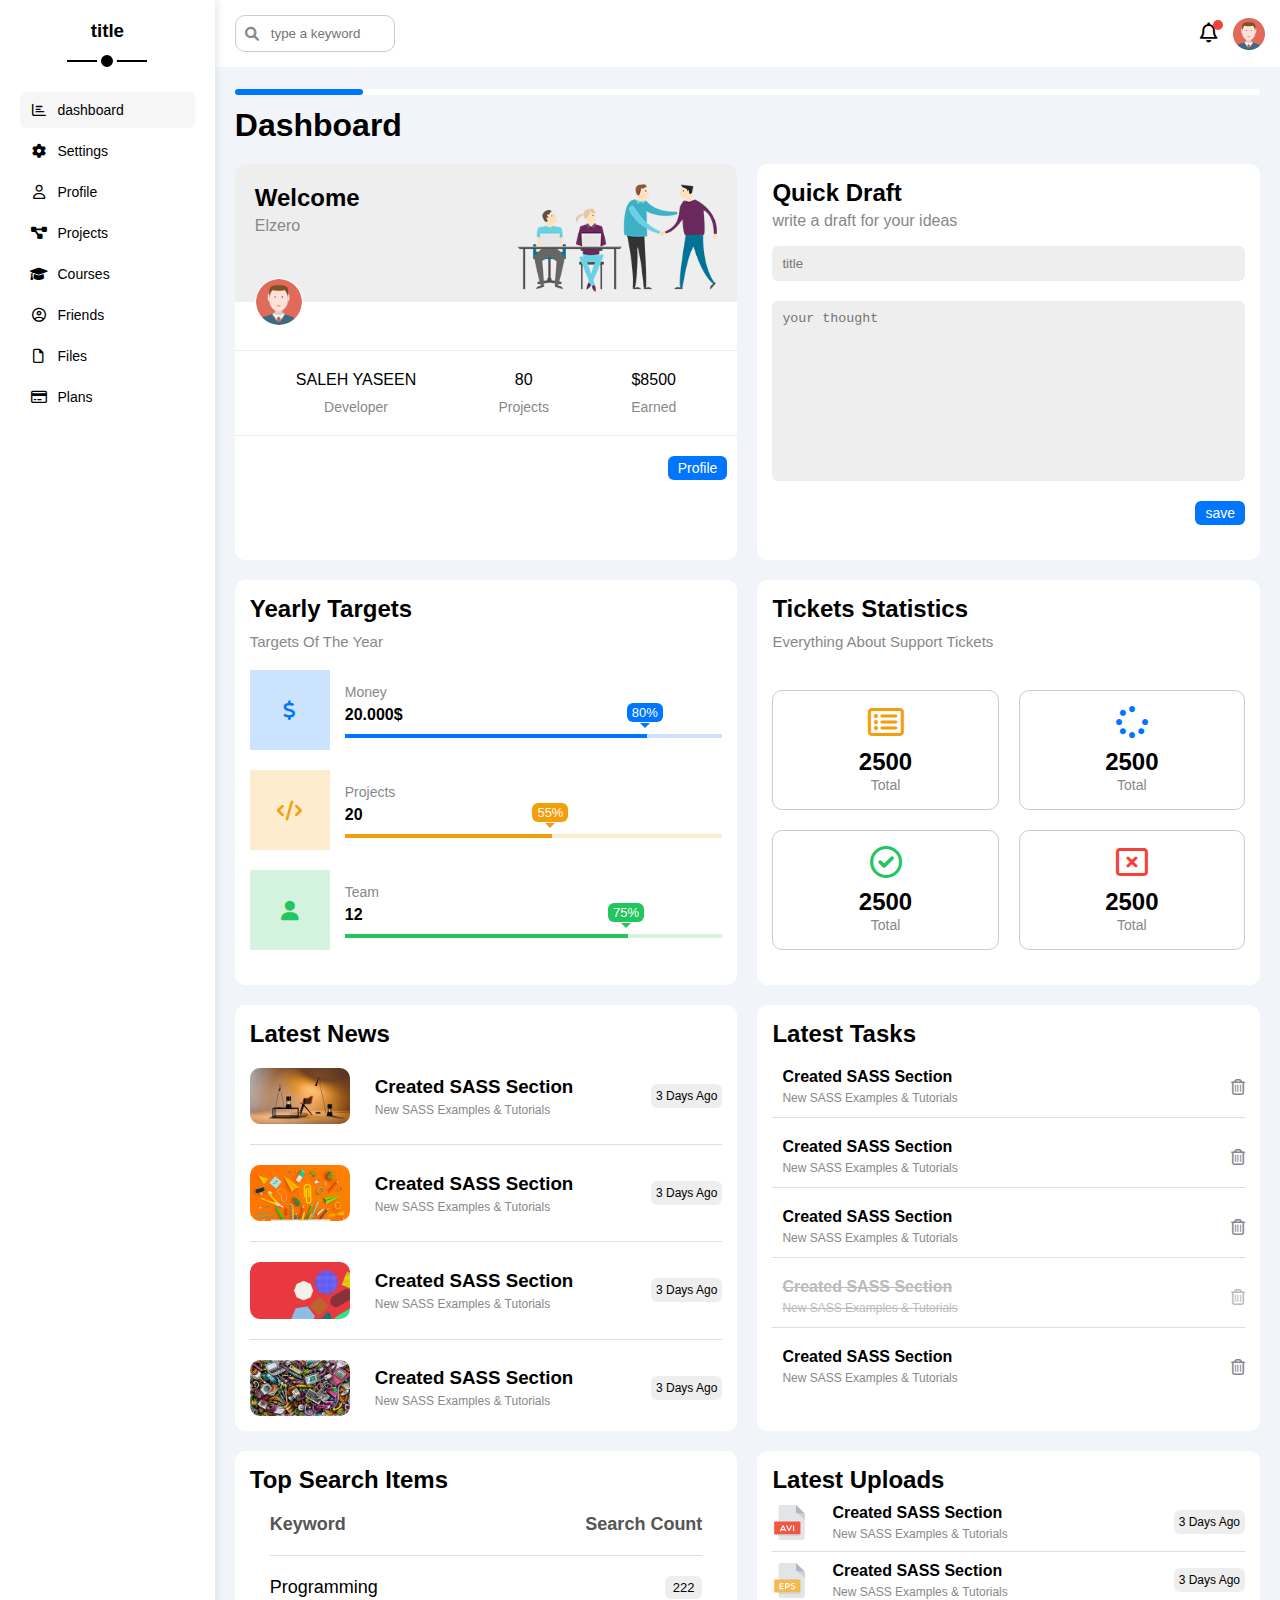
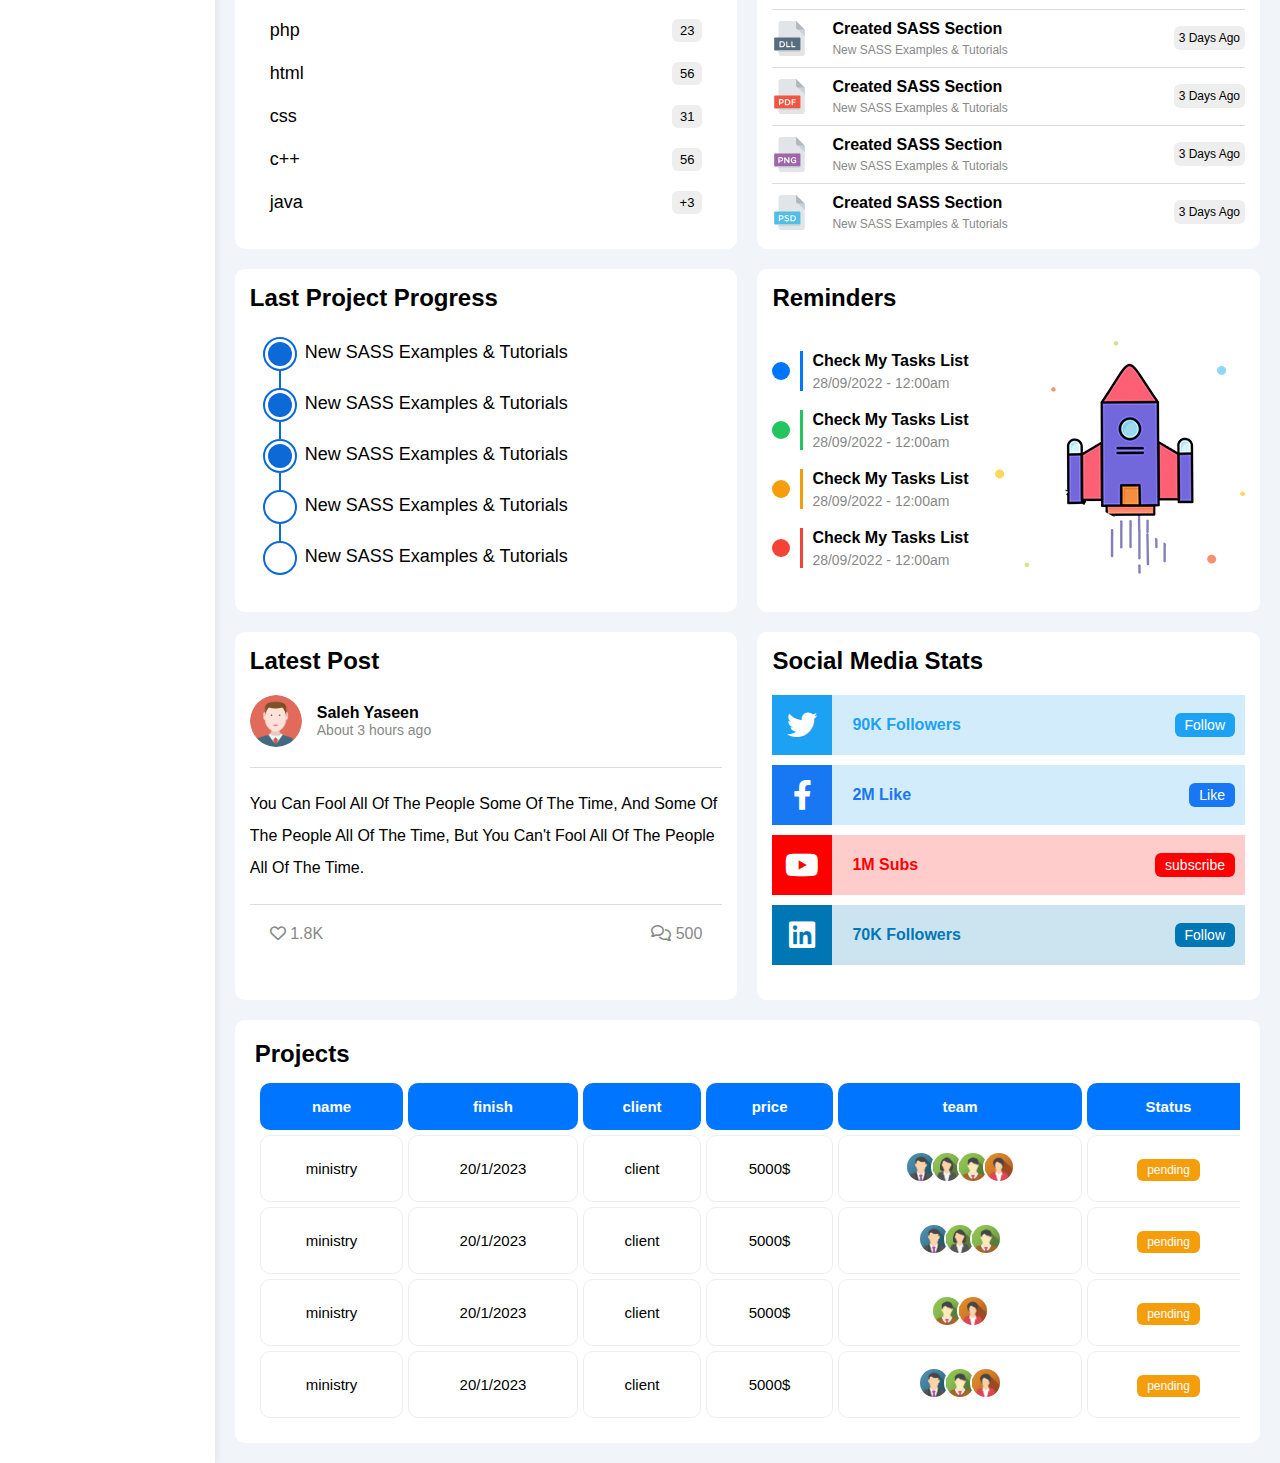
<file: index.html>
<!DOCTYPE html>
<html lang="en">

<head>
    <meta charset="UTF-8" />
    <meta http-equiv="X-UA-Compatible" content="IE=edge" />
    <meta name="viewport" content="width=device-width, initial-scale=1.0" />
    <link type="image/png" rel="icon" sizes="32x32" href="imgs/title icon.png">
    <title>Dashboard</title>
    <link rel="stylesheet" href="css/framework.css" />
    <link rel="stylesheet" href="css/master.css" />
    <!-- Font Awesome -->
    <link rel="stylesheet" href="css/all.min.css" />
    <!-- Google Fonts -->
    <link rel="preconnect" href="https://fonts.googleapis.com" />
    <link rel="preconnect" href="https://fonts.gstatic.com" crossorigin />
    <link href="https://fonts.googleapis.com/css2?family=Cairo:wght@300;400;700&display=swap" rel="stylesheet" />
</head>

<body>
    <div class="page d-flex">
        <div class=" sidebar bg-white p-20 relative box-shadow">
            <h3 class="txt-c mt-0 relative">title</h3>
            <ul>
                <li>
                    <a class="active d-flex align-c fs-14 c-black rad-6 p-10" href="index.html">
                        <i class="fa-regular fa-chart-bar fa-fw"></i>
                        <span class="hide-mobile ml-10 fs-14">dashboard</span>
                    </a>
                </li>
                <li>
                    <a class=" d-flex align-c fs-14 c-black rad-6 p-10" href="settings.html">
                        <i class="fa-solid fa-gear fa-fw"></i>
                        <span class="hide-mobile ml-10 fs-14">Settings</span>
                    </a>
                </li>
                <li>
                    <a class=" d-flex align-c fs-14 c-black rad-6 p-10" href="profile.html">
                        <i class="fa-regular fa-user fa-fw"></i>
                        <span class="hide-mobile ml-10 fs-14">Profile</span>
                    </a>
                </li>
                <li>
                    <a class=" d-flex align-c fs-14 c-black rad-6 p-10" href="projects.html">
                        <i class="fa-solid fa-diagram-project fa-fw"></i>
                        <span class="hide-mobile ml-10 fs-14">Projects</span>
                    </a>
                </li>
                <li>
                    <a class=" d-flex align-c fs-14 c-black rad-6 p-10" href="courses.html">
                        <i class="fa-solid fa-graduation-cap fa-fw"></i>
                        <span class="hide-mobile ml-10 fs-14">Courses</span>
                    </a>
                </li>
                <li>
                    <a class=" d-flex align-c fs-14 c-black rad-6 p-10" href="friends.html">
                        <i class="fa-regular fa-circle-user fa-fw"></i>
                        <span class="hide-mobile ml-10 fs-14">Friends</span>
                    </a>
                </li>
                <li>
                    <a class=" d-flex align-c fs-14 c-black rad-6 p-10" href="files.html">
                        <i class="fa-regular fa-file fa-fw"></i>
                        <span class="hide-mobile ml-10 fs-14">Files</span>
                    </a>
                </li>
                <li>
                    <a class=" d-flex align-c fs-14 c-black rad-6 p-10" href="plans.html">
                        <i class="fa-regular fa-credit-card fa-fw"></i>
                        <span class="hide-mobile ml-10 fs-14">Plans</span>
                    </a>
                </li>
            </ul>
        </div>
        <div class="content oh w-full">
            <div class="head bg-white p-15 between-flex">
                <div class="search relative">
                    <input class="p-10" type="search" placeholder="type a keyword">
                </div>
                <div class="icon d-flex align-c">
                    <span class="relative notifcation">
                        <i class="fa-regular fa-bell fa-lg"></i>
                    </span>
                    <img src="imgs/avatar.png" alt="">
                </div>
            </div>
            <h1 class="relative dashboard-title">Dashboard</h1>
            <div class="wrapper d-grid gap-20">
                <div class="wellcome bg-white rad-10 txt-c-mobile block-mobile">
                    <div class="intro p-20 d-flex space-between bg-eee">
                        <div>
                            <h2 class="m-0">Welcome</h2>
                            <p class="c-gray mt-5">Elzero</p>
                        </div>
                        <img class="hide-mobile" src="imgs/welcome.png" alt="" />
                    </div>
                    <img src="imgs/avatar.png" alt="" class="avatar" />
                    <div class="body txt-c d-flex p-20 mt-20 mb-20 block-mobile">
                        <div>SALEH YASEEN<span class="d-block c-gray fs-14 mt-10">Developer</span></div>
                        <div>80 <span class="d-block c-gray fs-14 mt-10">Projects</span></div>
                        <div>$8500 <span class="d-block c-gray fs-14 mt-10">Earned</span></div>
                    </div>
                    <a href="profile.html" class="visit mb-20 mr-10 d-block fs-14 bg-blue c-white w-fit btn-shape">Profile</a>
                </div>
                <div class="quick-draft bg-white rad-10 d-block p-15">
                    <h2 class="m-0">Quick Draft</h2>
                    <p class="c-gray mt-5">write a draft for your ideas</p>
                    <form>
                        <input class="d-block bg-eee rad-6 w-full no-border c-gray p-10 mb-20" type="text" placeholder="title">
                        <textarea class="d-block bg-eee rad-6 w-full no-border c-gray p-10 mb-20" placeholder="your thought"></textarea>
                        <input class="mb-20 d-block fs-14 bg-blue c-white w-fit btn-shape" type="submit" value="save">
                    </form>
                </div>
                <div class="target bg-white rad-10 d-block p-15">
                    <h2 class="mt-0 mb-10 fw-bold">Yearly Targets</h2>
                    <p class="mt-0 mb-20 c-gray fs-15">Targets Of The Year</p>
                    <div class="target-row money mb-20 center-flex">
                        <div class="icon center-flex">
                            <i class="fa-solid fa-dollar-sign fa-lg c-blue"></i>
                        </div>
                        <div class="details">
                            <span class="c-gray fs-14">Money</span>
                            <span class="d-block mb-10 mt-5 fw-bold">20.000$</span>
                            <div class="progress relative">
                                <span class="bg-blue money" style="width: 80%">
                                    <span class="bg-blue">80%</span>
                                </span>
                            </div>
                        </div>
                    </div>
                    <div class="target-row projects mb-20 center-flex">
                        <div class="icon center-flex">
                            <i class="fa-solid fa-code fa-lg c-orange"></i>
                        </div>
                        <div class="details">
                            <span class="c-gray fs-14">Projects</span>
                            <span class="d-block mb-10 mt-5 fw-bold">20</span>
                            <div class="progress relative">
                                <span class="bg-orange projects" style="width: 55%">
                                    <span class="bg-orange">55%</span>
                                </span>
                            </div>
                        </div>
                    </div>
                    <div class="target-row team mb-20 center-flex">
                        <div class="icon center-flex">
                            <i class="fa-solid fa-user fa-lg c-green"></i>
                        </div>
                        <div class="details">
                            <span class="c-gray fs-14">Team</span>
                            <span class="d-block mb-10 mt-5 fw-bold">12</span>
                            <div class="progress relative">
                                <span class="bg-green team" style="width:75%">
                                    <span class="bg-green">75%</span>
                                </span>
                            </div>
                        </div>
                    </div>
                </div>
                <div class="tickets bg-white rad-10 d-block p-15">
                    <h2 class="mt-0 mb-10 fw-bold">Tickets Statistics</h2>
                    <p class="mt-0 mb-20 c-gray fs-15">Everything About Support Tickets</p>
                <div class="container d-flex txt-c gap-20 wrap">
                    <div class="box txt-c p-15 rad-10">
                        <i class="fa-regular fa-rectangle-list fa-2x mb-10 c-orange"></i>
                        <h2 class="m-0">2500</h2>
                        <span class="m-0 c-gray fs-14">Total</span>
                    </div>
                    <div class="box txt-c p-15 rad-10">
                        <i class="fa-solid fa-spinner fa-2x mb-10 c-blue"></i>
                        <h2 class="m-0">2500</h2>
                        <span class="m-0 c-gray fs-14">Total</span>
                    </div>
                    <div class="box txt-c p-15 rad-10">
                        <i class="fa-regular fa-circle-check fa-2x mb-10 c-green"></i>
                        <h2 class="m-0">2500</h2>
                        <span class="m-0 c-gray fs-14">Total</span>
                    </div>
                    <div class="box txt-c p-15 rad-10">
                        <i class="fa-regular fa-rectangle-xmark fa-2x mb-10 c-red"></i>
                        <h2 class="m-0">2500</h2>
                        <span class="m-0 c-gray fs-14">Total</span>
                    </div>
                </div>
                </div>
                <div class="news bg-white rad-10 d-block p-15">
                    <h2 class="mt-0 mb-10 fw-bold">Latest News</h2>
                    <div class="box center-flex mt-20">
                        <img class="rad-10" src="imgs/news-01.png" alt="">
                        <div class="details ml-10">
                            <h3 class="m-0">Created SASS Section</h3>
                            <p class="c-gray m-0 mt-5 fs-12">New SASS Examples & Tutorials</p>
                        </div>
                        <span class="fs-12 bg-eee p-5 rad-6">3 Days Ago</span>
                    </div>
                    <div class="box center-flex mt-20">
                        <img class="rad-10" src="imgs/news-02.png" alt="">
                        <div class="details ml-10">
                            <h3 class="m-0">Created SASS Section</h3>
                            <p class="c-gray m-0 mt-5 fs-12">New SASS Examples & Tutorials</p>
                        </div>
                        <span class="fs-12 bg-eee p-5 rad-6">3 Days Ago</span>
                    </div>
                    <div class="box center-flex mt-20">
                        <img class="rad-10" src="imgs/news-03.png" alt="">
                        <div class="details ml-10">
                            <h3 class="m-0">Created SASS Section</h3>
                            <p class="c-gray m-0 mt-5 fs-12">New SASS Examples & Tutorials</p>
                        </div>
                        <span class="fs-12 bg-eee p-5 rad-6">3 Days Ago</span>
                    </div>
                    <div class="box center-flex mt-20">
                        <img class="rad-10" src="imgs/news-04.png" alt="">
                        <div class="details ml-10">
                            <h3 class="m-0">Created SASS Section</h3>
                            <p class="c-gray m-0 mt-5 fs-12">New SASS Examples & Tutorials</p>
                        </div>
                        <span class="fs-12 bg-eee p-5 rad-6">3 Days Ago</span>
                    </div>
                </div>
                <div class="task bg-white rad-10 d-block p-15">
                    <h2 class="mt-0 mb-10 fw-bold">Latest Tasks</h2>
                    <div class="box center-flex mt-20">
                        <div class="details ml-10">
                            <h4 class="m-0">Created SASS Section</h4>
                            <p class="c-gray m-0 mt-5 fs-12">New SASS Examples & Tutorials</p>
                        </div>
                        <i class="fa-regular fa-trash-can delete"></i>
                    </div>
                    <div class="box center-flex mt-20">
                        <div class="details ml-10">
                            <h4 class="m-0">Created SASS Section</h4>
                            <p class="c-gray m-0 mt-5 fs-12">New SASS Examples & Tutorials</p>
                        </div>
                        <i class="fa-regular fa-trash-can delete"></i>
                    </div>
                    <div class="box center-flex mt-20">
                        <div class="details ml-10">
                            <h4 class="m-0">Created SASS Section</h4>
                            <p class="c-gray m-0 mt-5 fs-12">New SASS Examples & Tutorials</p>
                        </div>
                        <i class="fa-regular fa-trash-can delete"></i>
                    </div>
                    <div class="box gray center-flex mt-20">
                        <div class="details ml-10">
                            <h4 class="m-0">Created SASS Section</h4>
                            <p class="c-gray m-0 mt-5 fs-12">New SASS Examples & Tutorials</p>
                        </div>
                        <i class="fa-regular fa-trash-can delete"></i>
                    </div>
                    <div class="box center-flex mt-20">
                        <div class="details ml-10">
                            <h4 class="m-0">Created SASS Section</h4>
                            <p class="c-gray m-0 mt-5 fs-12">New SASS Examples & Tutorials</p>
                        </div>
                        <i class="fa-regular fa-trash-can delete"></i>
                    </div>
                </div>
                <div class="search-items bg-white rad-10 d-block p-15">
                    <h2 class="mt-0 mb-10 fw-bold">Top Search Items</h2>
                    <div class="title-row between-flex m-20">
                        <span class="name">Keyword</span>
                        <span class="lable">Search Count</span>
                    </div>
                    <div class="box between-flex m-20">
                        <span class="name">Programming</span>
                        <span class="lable">222</span>
                    </div>
                    <div class="box between-flex m-20">
                        <span class="name">php</span>
                        <span class="lable">23</span>
                    </div>
                    <div class="box between-flex m-20">
                        <span class="name">html</span>
                        <span class="lable">56</span>
                    </div>
                    <div class="box between-flex m-20">
                        <span class="name">css</span>
                        <span class="lable">31</span>
                    </div>
                    <div class="box between-flex m-20">
                        <span class="name">c++</span>
                        <span class="lable">56</span>
                    </div>
                    <div class="box between-flex m-20">
                        <span class="name">java</span>
                        <span class="lable">+3</span>
                    </div>
                </div>
                <div class="uploads bg-white rad-10 d-block p-15">
                    <h2 class="mt-0 mb-10 fw-bold">Latest Uploads</h2>
                    <div class="box center-flex mt-10">
                        <img src="imgs/1.svg" alt="">
                        <div class="details ml-10">
                            <h4 class="m-0">Created SASS Section</h4>
                            <p class="c-gray m-0 mt-5 fs-12">New SASS Examples & Tutorials</p>
                        </div>
                        <span class="fs-12 bg-eee p-5 rad-6">3 Days Ago</span>
                    </div>
                    <div class="box center-flex mt-5">
                        <img src="imgs/2.svg" alt="">
                        <div class="details ml-10">
                            <h4 class="m-0">Created SASS Section</h4>
                            <p class="c-gray m-0 mt-5 fs-12">New SASS Examples & Tutorials</p>
                        </div>
                        <span class="fs-12 bg-eee p-5 rad-6">3 Days Ago</span>
                    </div>
                    <div class="box center-flex mt-5">
                        <img src="imgs/3.svg" alt="">
                        <div class="details ml-10">
                            <h4 class="m-0">Created SASS Section</h4>
                            <p class="c-gray m-0 mt-5 fs-12">New SASS Examples & Tutorials</p>
                        </div>
                        <span class="fs-12 bg-eee p-5 rad-6">3 Days Ago</span>
                    </div>
                    <div class="box center-flex mt-5">
                        <img src="imgs/4.svg" alt="">
                        <div class="details ml-10">
                            <h4 class="m-0">Created SASS Section</h4>
                            <p class="c-gray m-0 mt-5 fs-12">New SASS Examples & Tutorials</p>
                        </div>
                        <span class="fs-12 bg-eee p-5 rad-6">3 Days Ago</span>
                    </div>
                    <div class="box center-flex mt-5">
                        <img src="imgs/5.svg" alt="">
                        <div class="details ml-10">
                            <h4 class="m-0">Created SASS Section</h4>
                            <p class="c-gray m-0 mt-5 fs-12">New SASS Examples & Tutorials</p>
                        </div>
                        <span class="fs-12 bg-eee p-5 rad-6">3 Days Ago</span>
                    </div>
                    <div class="box center-flex mt-5">
                        <img src="imgs/6.svg" alt="">
                        <div class="details ml-10">
                            <h4 class="m-0">Created SASS Section</h4>
                            <p class="c-gray m-0 mt-5 fs-12">New SASS Examples & Tutorials</p>
                        </div>
                        <span class="fs-12 bg-eee p-5 rad-6">3 Days Ago</span>
                    </div>
                </div>
                <div class="projects bg-white rad-10 d-block p-15">
                    <h2 class="mt-0 mb-10 fw-bold">Last Project Progress</h2>
                    <p class="blue m-20 pl-25 fs-18">New SASS Examples & Tutorials</p>
                    <p class="blue m-20 pl-25 fs-18">New SASS Examples & Tutorials</p>
                    <p class="blue m-20 pl-25 fs-18">New SASS Examples & Tutorials</p>
                    <p class="flash m-20 pl-25 fs-18">New SASS Examples & Tutorials</p>
                    <p class="m-20 pl-25 fs-18">New SASS Examples & Tutorials</p>
                </div>
                <div class="reminders bg-white rad-10 d-block p-15">
                    <h2 class="mt-0 mb-10 fw-bold">Reminders</h2>
                    <div class="container mt-20 center-flex">
                        <div class="boxs">
                    <div class="box blue relative">
                        <h4 class="m-0">Check My Tasks List</h4>
                        <p class="m-0 c-gray">28/09/2022 - 12:00am</p>
                    </div>
                    <div class="box green relative">
                        <h4 class="m-0">Check My Tasks List</h4>
                        <p class="m-0 c-gray">28/09/2022 - 12:00am</p>
                    </div>
                    <div class="box orange relative">
                        <h4 class="m-0">Check My Tasks List</h4>
                        <p class="m-0 c-gray">28/09/2022 - 12:00am</p>
                    </div>
                    <div class="box red relative">
                        <h4 class="m-0">Check My Tasks List</h4>
                        <p class="m-0 c-gray">28/09/2022 - 12:00am</p>
                    </div>
                </div>
                <img src="imgs/project.png" alt="">
                </div>
                </div>
                <div class="post bg-white rad-10 d-block p-15">
                    <h2 class="mt-0 mb-10 fw-bold">Latest Post</h2>
                    <div class="account mt-20 d-flex">
                        <img src="imgs/avatar.png" alt="">
                        <div class="deteals">
                            <h4 class="m-0">Saleh Yaseen</h4>
                            <p class="m-0 c-gray fs-14">About 3 hours ago</p>
                        </div>
                </div>
                <p class="article">You Can Fool All Of The People Some Of The Time, And Some Of The People All Of The Time, But You Can't Fool All Of The People All Of The Time.
                </p>
                <div class="subscribe between-flex c-gray m-20">
                    <div class="like">
                    <i class="fa-regular fa-heart"></i>
                    <span>1.8K</span>
                </div>
                <div class="comment">
                    <i class="fa-regular fa-comments"></i>
                    <span>500</span>
                </div>
                </div>
            </div>
            <div class="social bg-white rad-10 d-block p-15">
                <h2 class="mt-0 mb-10 fw-bold">Social Media Stats</h2>
                <div class="box twitter between-flex mt-20">
                    <div class="icon center-flex">
                        <i class="fa-brands fa-twitter"></i>
                    </div>
                    <p class="flex-1 fw-bold">90K Followers</p>
                    <span class="btn-shape fs-14 c-white">Follow</span>
                </div>
                <div class="box facebook between-flex mt-10">
                    <div class="icon center-flex">
                        <i class="fa-brands fa-facebook-f"></i>
                    </div>
                    <p class="flex-1 fw-bold">2M Like</p>
                    <span class="btn-shape fs-14 c-white">Like</span>
                </div>
                <div class="box youtube between-flex mt-10 ">
                    <div class="icon center-flex">
                        <i class="fa-brands fa-youtube"></i>
                    </div>
                    <p class="flex-1 fw-bold">1M Subs</p>
                    <span class="btn-shape fs-14 c-white">subscribe</span>
                </div>
                <div class="box linkedin between-flex mt-10 mb-20">
                    <div class="icon center-flex">
                        <i class="fa-brands fa-linkedin"></i>
                    </div>
                    <p class="flex-1 fw-bold">70K Followers</p>
                    <span class="btn-shape fs-14 c-white">Follow</span>
                </div>
                
            </div>
        </div>
            <div class="projects-table bg-white rad-10 p-20 m-20">
                <h2 class="mt-0 mb-10 fw-bold">Projects</h2>
                <div class="responsive-table">
                    <table class="fs-15 w-full">
                        <thead>
                            <tr>
                                <td>name</td>
                                <td>finish</td>
                                <td>client</td>
                                <td>price</td>
                                <td>team</td>
                                <td>Status</td>
                            </tr>
                        </thead>
                        <tr>
                            <td>ministry</td>
                            <td>20/1/2023</td>
                            <td>client</td>
                            <td>5000$</td>
                            <td>
                                <img src="imgs/team-01.png" alt="">
                                <img src="imgs/team-02.png" alt="">
                                <img src="imgs/team-03.png" alt="">
                                <img src="imgs/team-04.png" alt="">
                            </td>
                            <td>
                                <span class="label bg-orange c-white fs-12 btn-shape">
                                    pending
                                </span>
                            </td>
                        </tr>
                        <tr>
                            <td>ministry</td>
                            <td>20/1/2023</td>
                            <td>client</td>
                            <td>5000$</td>
                            <td>
                                <img src="imgs/team-01.png" alt="">
                                <img src="imgs/team-02.png" alt="">
                                <img src="imgs/team-03.png" alt="">
                            </td>
                            <td>
                                <span class="label bg-orange c-white fs-12 btn-shape">
                                    pending
                                </span>
                            </td>
                        </tr>
                        <tr>
                            <td>ministry</td>
                            <td>20/1/2023</td>
                            <td>client</td>
                            <td>5000$</td>
                            <td>
                                <img src="imgs/team-03.png" alt="">
                                <img src="imgs/team-04.png" alt="">
                            </td>
                            <td>
                                <span class="label bg-orange c-white fs-12 btn-shape">
                                    pending
                                </span>
                            </td>
                        </tr>
                        <tr>
                            <td>ministry</td>
                            <td>20/1/2023</td>
                            <td>client</td>
                            <td>5000$</td>
                            <td>
                                <img src="imgs/team-01.png" alt="">
                                <img src="imgs/team-03.png" alt="">
                                <img src="imgs/team-04.png" alt="">
                            </td>
                            <td>
                                <span class="label bg-orange c-white fs-12 btn-shape">
                                    pending
                                </span>
                            </td>
                        </tr>
                    </table>
                </div>
            </div>
        
    </div>
</body>

</html>
</file>
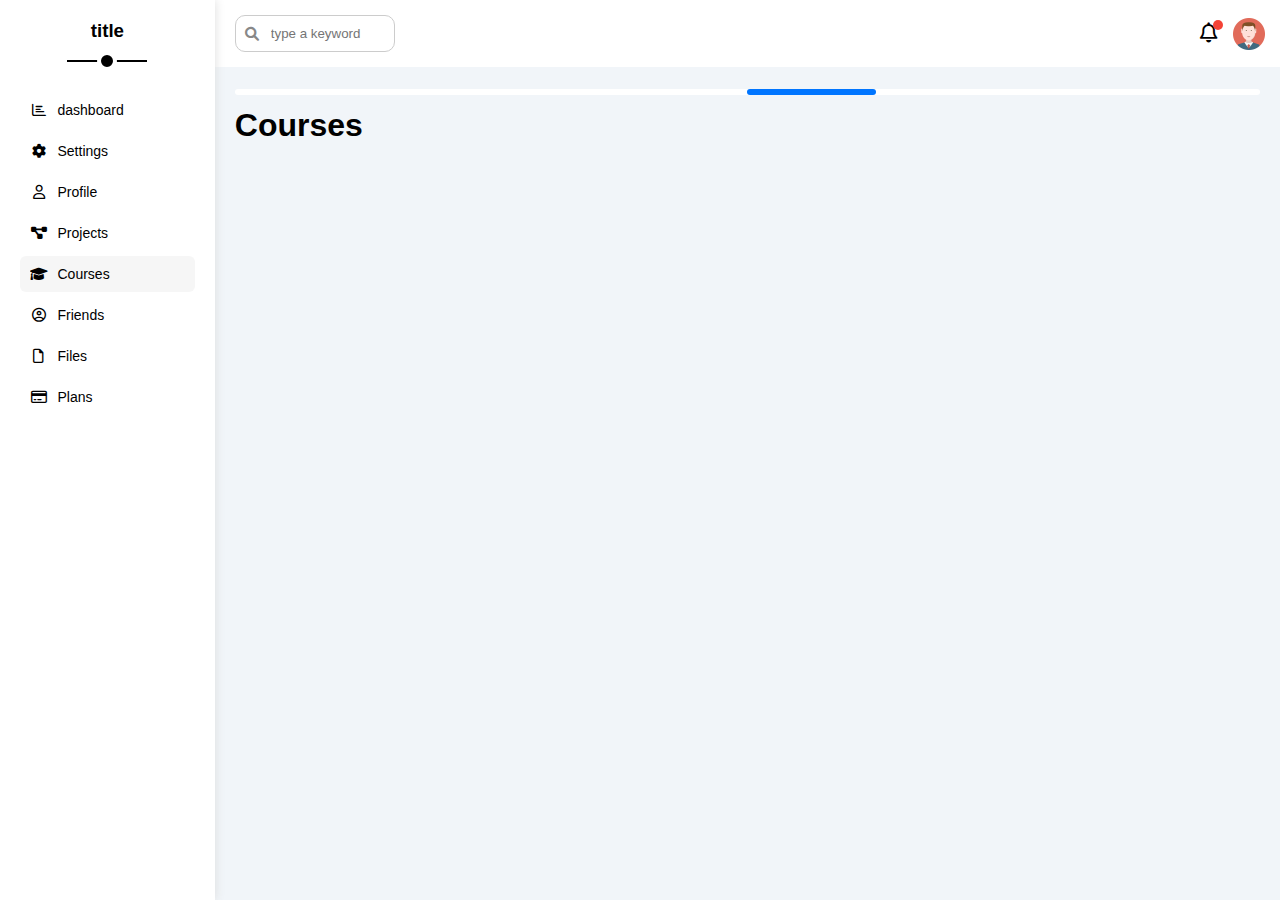
<file: courses.html>
<!DOCTYPE html>
<html lang="en">

<head>
    <meta charset="UTF-8" />
    <meta http-equiv="X-UA-Compatible" content="IE=edge" />
    <meta name="viewport" content="width=device-width, initial-scale=1.0" />
    <link type="image/png" rel="icon" sizes="32x32" href="imgs/title icon.png">
    <title>Courses</title>
    <link rel="stylesheet" href="css/framework.css" />
    <link rel="stylesheet" href="css/master.css" />
    <!-- Font Awesome -->
    <link rel="stylesheet" href="css/all.min.css" />
    <!-- Google Fonts -->
    <link rel="preconnect" href="https://fonts.googleapis.com" />
    <link rel="preconnect" href="https://fonts.gstatic.com" crossorigin />
    <link href="https://fonts.googleapis.com/css2?family=Cairo:wght@300;400;700&display=swap" rel="stylesheet" />
</head>

<body>
    <div class="page d-flex">
        <div class=" sidebar bg-white p-20 relative box-shadow">
            <h3 class="txt-c mt-0 relative">title</h3>
            <ul>
                <li>
                    <a class=" d-flex align-c fs-14 c-black rad-6 p-10" href="index.html">
                        <i class="fa-regular fa-chart-bar fa-fw"></i>
                        <span class="hide-mobile ml-10 fs-14">dashboard</span>
                    </a>
                </li>
                <li>
                    <a class=" d-flex align-c fs-14 c-black rad-6 p-10" href="settings.html">
                        <i class="fa-solid fa-gear fa-fw"></i>
                        <span class="hide-mobile ml-10 fs-14">Settings</span>
                    </a>
                </li>
                <li>
                    <a class=" d-flex align-c fs-14 c-black rad-6 p-10" href="profile.html">
                        <i class="fa-regular fa-user fa-fw"></i>
                        <span class="hide-mobile ml-10 fs-14">Profile</span>
                    </a>
                </li>
                <li>
                    <a class=" d-flex align-c fs-14 c-black rad-6 p-10" href="projects.html">
                        <i class="fa-solid fa-diagram-project fa-fw"></i>
                        <span class="hide-mobile ml-10 fs-14">Projects</span>
                    </a>
                </li>
                <li>
                    <a class="active d-flex align-c fs-14 c-black rad-6 p-10" href="courses.html">
                        <i class="fa-solid fa-graduation-cap fa-fw"></i>
                        <span class="hide-mobile ml-10 fs-14">Courses</span>
                    </a>
                </li>
                <li>
                    <a class=" d-flex align-c fs-14 c-black rad-6 p-10" href="friends.html">
                        <i class="fa-regular fa-circle-user fa-fw"></i>
                        <span class="hide-mobile ml-10 fs-14">Friends</span>
                    </a>
                </li>
                <li>
                    <a class=" d-flex align-c fs-14 c-black rad-6 p-10" href="files.html">
                        <i class="fa-regular fa-file fa-fw"></i>
                        <span class="hide-mobile ml-10 fs-14">Files</span>
                    </a>
                </li>
                <li>
                    <a class=" d-flex align-c fs-14 c-black rad-6 p-10" href="plans.html">
                        <i class="fa-regular fa-credit-card fa-fw"></i>
                        <span class="hide-mobile ml-10 fs-14">Plans</span>
                    </a>
                </li>
            </ul>
        </div>
        <div class="content oh w-full">
            <div class="head bg-white p-15 between-flex">
                <div class="search relative">
                    <input class="p-10" type="search" placeholder="type a keyword">
                </div>
                <div class="icon d-flex align-c">
                    <span class="relative notifcation">
                        <i class="fa-regular fa-bell fa-lg"></i>
                    </span>
                    <img src="imgs/avatar.png" alt="">
                </div>
            </div>
            <h1 class="relative courses-title">Courses</h1>
    </div>
</body>

</html>
</file>
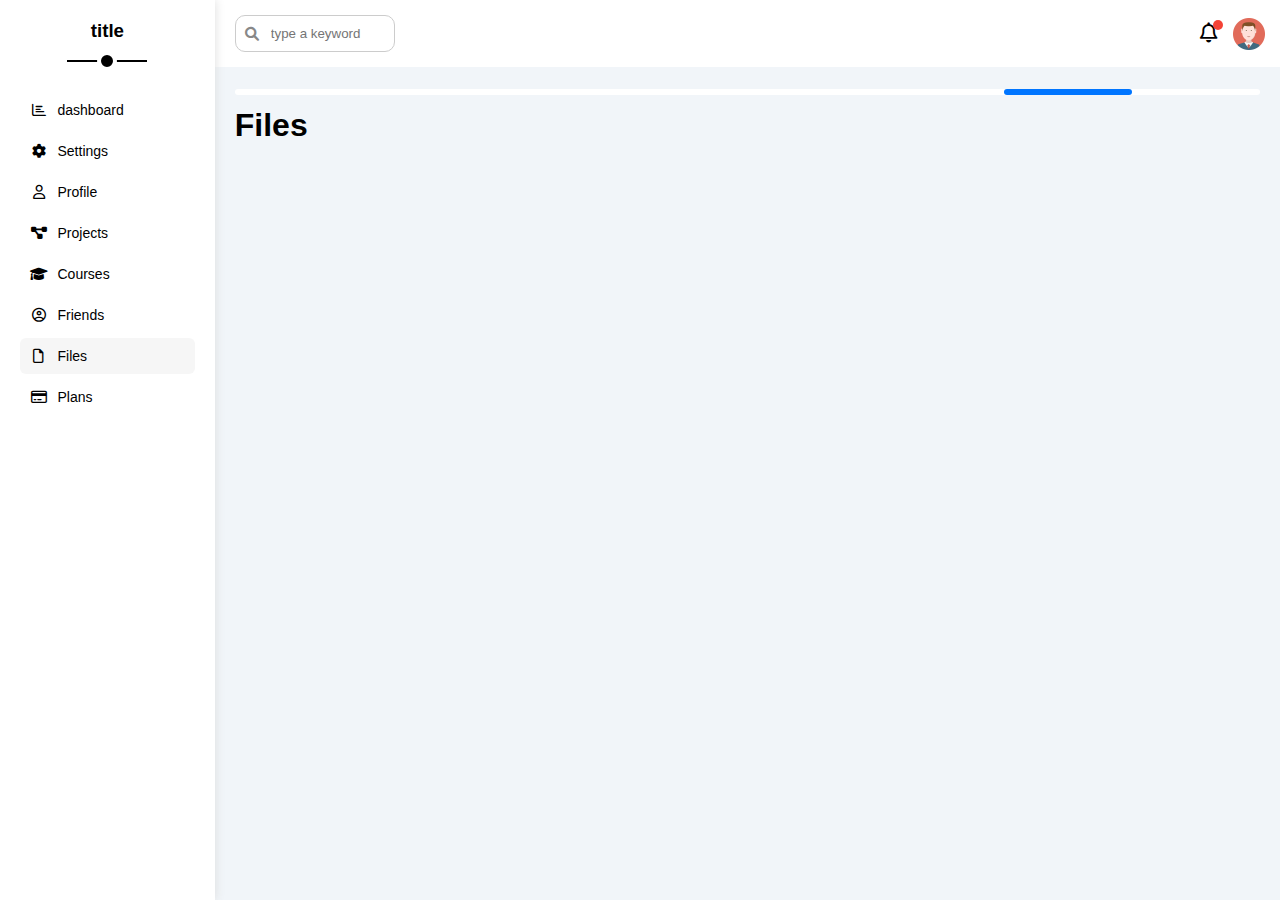
<file: files.html>
<!DOCTYPE html>
<html lang="en">

<head>
    <meta charset="UTF-8" />
    <meta http-equiv="X-UA-Compatible" content="IE=edge" />
    <meta name="viewport" content="width=device-width, initial-scale=1.0" />
    <link type="image/png" rel="icon" sizes="32x32" href="imgs/title icon.png">
    <title>Files</title>
    <link rel="stylesheet" href="css/framework.css" />
    <link rel="stylesheet" href="css/master.css" />
    <!-- Font Awesome -->
    <link rel="stylesheet" href="css/all.min.css" />
    <!-- Google Fonts -->
    <link rel="preconnect" href="https://fonts.googleapis.com" />
    <link rel="preconnect" href="https://fonts.gstatic.com" crossorigin />
    <link href="https://fonts.googleapis.com/css2?family=Cairo:wght@300;400;700&display=swap" rel="stylesheet" />
</head>

<body>
    <div class="page d-flex">
        <div class=" sidebar bg-white p-20 relative box-shadow">
            <h3 class="txt-c mt-0 relative">title</h3>
            <ul>
                <li>
                    <a class=" d-flex align-c fs-14 c-black rad-6 p-10" href="index.html">
                        <i class="fa-regular fa-chart-bar fa-fw"></i>
                        <span class="hide-mobile ml-10 fs-14">dashboard</span>
                    </a>
                </li>
                <li>
                    <a class=" d-flex align-c fs-14 c-black rad-6 p-10" href="settings.html">
                        <i class="fa-solid fa-gear fa-fw"></i>
                        <span class="hide-mobile ml-10 fs-14">Settings</span>
                    </a>
                </li>
                <li>
                    <a class=" d-flex align-c fs-14 c-black rad-6 p-10" href="profile.html">
                        <i class="fa-regular fa-user fa-fw"></i>
                        <span class="hide-mobile ml-10 fs-14">Profile</span>
                    </a>
                </li>
                <li>
                    <a class=" d-flex align-c fs-14 c-black rad-6 p-10" href="projects.html">
                        <i class="fa-solid fa-diagram-project fa-fw"></i>
                        <span class="hide-mobile ml-10 fs-14">Projects</span>
                    </a>
                </li>
                <li>
                    <a class=" d-flex align-c fs-14 c-black rad-6 p-10" href="courses.html">
                        <i class="fa-solid fa-graduation-cap fa-fw"></i>
                        <span class="hide-mobile ml-10 fs-14">Courses</span>
                    </a>
                </li>
                <li>
                    <a class=" d-flex align-c fs-14 c-black rad-6 p-10" href="friends.html">
                        <i class="fa-regular fa-circle-user fa-fw"></i>
                        <span class="hide-mobile ml-10 fs-14">Friends</span>
                    </a>
                </li>
                <li>
                    <a class="active d-flex align-c fs-14 c-black rad-6 p-10" href="files.html">
                        <i class="fa-regular fa-file fa-fw"></i>
                        <span class="hide-mobile ml-10 fs-14">Files</span>
                    </a>
                </li>
                <li>
                    <a class=" d-flex align-c fs-14 c-black rad-6 p-10" href="plans.html">
                        <i class="fa-regular fa-credit-card fa-fw"></i>
                        <span class="hide-mobile ml-10 fs-14">Plans</span>
                    </a>
                </li>
            </ul>
        </div>
        <div class="content oh w-full">
            <div class="head bg-white p-15 between-flex">
                <div class="search relative">
                    <input class="p-10" type="search" placeholder="type a keyword">
                </div>
                <div class="icon d-flex align-c">
                    <span class="relative notifcation">
                        <i class="fa-regular fa-bell fa-lg"></i>
                    </span>
                    <img src="imgs/avatar.png" alt="">
                </div>
            </div>
            <h1 class="relative files-title">Files</h1>
    </div>
</body>

</html>
</file>
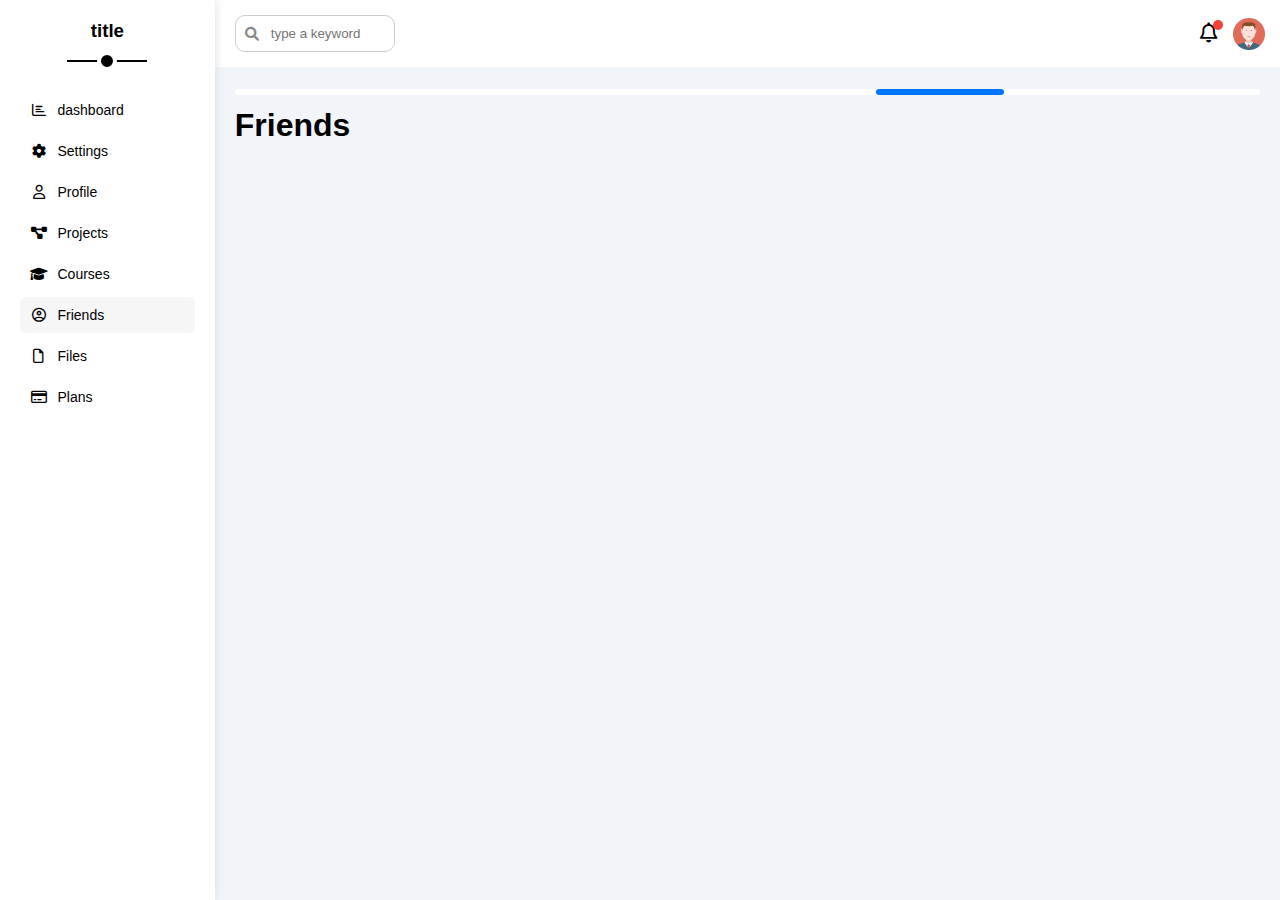
<file: friends.html>
<!DOCTYPE html>
<html lang="en">

<head>
    <meta charset="UTF-8" />
    <meta http-equiv="X-UA-Compatible" content="IE=edge" />
    <meta name="viewport" content="width=device-width, initial-scale=1.0" />
    <link type="image/png" rel="icon" sizes="32x32" href="imgs/title icon.png">
    <title>Friends</title>
    <link rel="stylesheet" href="css/framework.css" />
    <link rel="stylesheet" href="css/master.css" />
    <!-- Font Awesome -->
    <link rel="stylesheet" href="css/all.min.css" />
    <!-- Google Fonts -->
    <link rel="preconnect" href="https://fonts.googleapis.com" />
    <link rel="preconnect" href="https://fonts.gstatic.com" crossorigin />
    <link href="https://fonts.googleapis.com/css2?family=Cairo:wght@300;400;700&display=swap" rel="stylesheet" />
</head>

<body>
    <div class="page d-flex">
        <div class=" sidebar bg-white p-20 relative box-shadow">
            <h3 class="txt-c mt-0 relative">title</h3>
            <ul>
                <li>
                    <a class=" d-flex align-c fs-14 c-black rad-6 p-10" href="index.html">
                        <i class="fa-regular fa-chart-bar fa-fw"></i>
                        <span class="hide-mobile ml-10 fs-14">dashboard</span>
                    </a>
                </li>
                <li>
                    <a class=" d-flex align-c fs-14 c-black rad-6 p-10" href="settings.html">
                        <i class="fa-solid fa-gear fa-fw"></i>
                        <span class="hide-mobile ml-10 fs-14">Settings</span>
                    </a>
                </li>
                <li>
                    <a class=" d-flex align-c fs-14 c-black rad-6 p-10" href="profile.html">
                        <i class="fa-regular fa-user fa-fw"></i>
                        <span class="hide-mobile ml-10 fs-14">Profile</span>
                    </a>
                </li>
                <li>
                    <a class=" d-flex align-c fs-14 c-black rad-6 p-10" href="projects.html">
                        <i class="fa-solid fa-diagram-project fa-fw"></i>
                        <span class="hide-mobile ml-10 fs-14">Projects</span>
                    </a>
                </li>
                <li>
                    <a class=" d-flex align-c fs-14 c-black rad-6 p-10" href="courses.html">
                        <i class="fa-solid fa-graduation-cap fa-fw"></i>
                        <span class="hide-mobile ml-10 fs-14">Courses</span>
                    </a>
                </li>
                <li>
                    <a class="active d-flex align-c fs-14 c-black rad-6 p-10" href="friends.html">
                        <i class="fa-regular fa-circle-user fa-fw"></i>
                        <span class="hide-mobile ml-10 fs-14">Friends</span>
                    </a>
                </li>
                <li>
                    <a class=" d-flex align-c fs-14 c-black rad-6 p-10" href="files.html">
                        <i class="fa-regular fa-file fa-fw"></i>
                        <span class="hide-mobile ml-10 fs-14">Files</span>
                    </a>
                </li>
                <li>
                    <a class=" d-flex align-c fs-14 c-black rad-6 p-10" href="plans.html">
                        <i class="fa-regular fa-credit-card fa-fw"></i>
                        <span class="hide-mobile ml-10 fs-14">Plans</span>
                    </a>
                </li>
            </ul>
        </div>
        <div class="content oh w-full">
            <div class="head bg-white p-15 between-flex">
                <div class="search relative">
                    <input class="p-10" type="search" placeholder="type a keyword">
                </div>
                <div class="icon d-flex align-c">
                    <span class="relative notifcation">
                        <i class="fa-regular fa-bell fa-lg"></i>
                    </span>
                    <img src="imgs/avatar.png" alt="">
                </div>
            </div>
            <h1 class="relative friends-title">Friends</h1>
    </div>
</body>

</html>
</file>
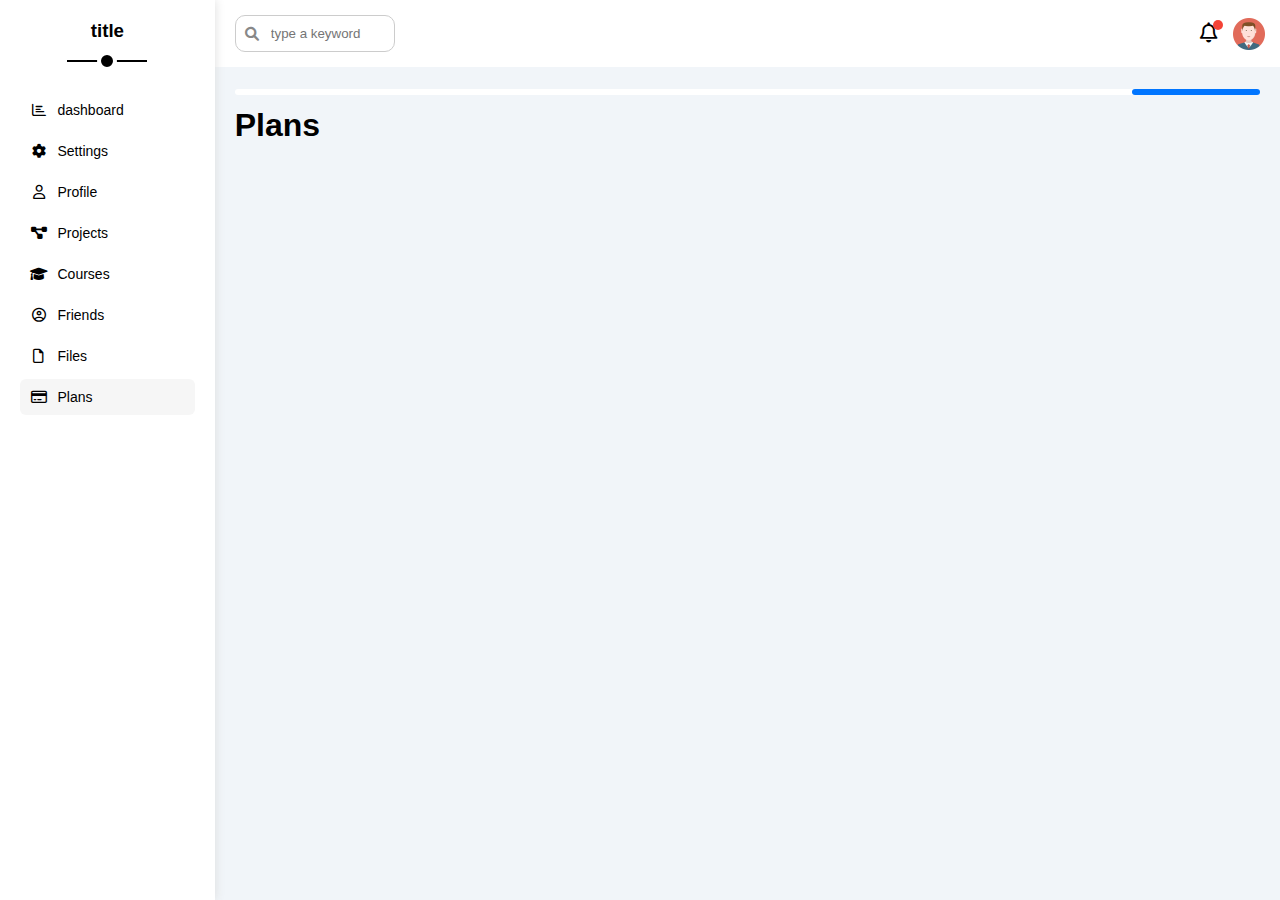
<file: plans.html>
<!DOCTYPE html>
<html lang="en">

<head>
    <meta charset="UTF-8" />
    <meta http-equiv="X-UA-Compatible" content="IE=edge" />
    <meta name="viewport" content="width=device-width, initial-scale=1.0" />
    <link type="image/png" rel="icon" sizes="32x32" href="imgs/title icon.png">
    <title>Plans</title>
    <link rel="stylesheet" href="css/framework.css" />
    <link rel="stylesheet" href="css/master.css" />
    <!-- Font Awesome -->
    <link rel="stylesheet" href="css/all.min.css" />
    <!-- Google Fonts -->
    <link rel="preconnect" href="https://fonts.googleapis.com" />
    <link rel="preconnect" href="https://fonts.gstatic.com" crossorigin />
    <link href="https://fonts.googleapis.com/css2?family=Cairo:wght@300;400;700&display=swap" rel="stylesheet" />
</head>

<body>
    <div class="page d-flex">
        <div class=" sidebar bg-white p-20 relative box-shadow">
            <h3 class="txt-c mt-0 relative">title</h3>
            <ul>
                <li>
                    <a class=" d-flex align-c fs-14 c-black rad-6 p-10" href="index.html">
                        <i class="fa-regular fa-chart-bar fa-fw"></i>
                        <span class="hide-mobile ml-10 fs-14">dashboard</span>
                    </a>
                </li>
                <li>
                    <a class=" d-flex align-c fs-14 c-black rad-6 p-10" href="settings.html">
                        <i class="fa-solid fa-gear fa-fw"></i>
                        <span class="hide-mobile ml-10 fs-14">Settings</span>
                    </a>
                </li>
                <li>
                    <a class=" d-flex align-c fs-14 c-black rad-6 p-10" href="profile.html">
                        <i class="fa-regular fa-user fa-fw"></i>
                        <span class="hide-mobile ml-10 fs-14">Profile</span>
                    </a>
                </li>
                <li>
                    <a class=" d-flex align-c fs-14 c-black rad-6 p-10" href="projects.html">
                        <i class="fa-solid fa-diagram-project fa-fw"></i>
                        <span class="hide-mobile ml-10 fs-14">Projects</span>
                    </a>
                </li>
                <li>
                    <a class=" d-flex align-c fs-14 c-black rad-6 p-10" href="courses.html">
                        <i class="fa-solid fa-graduation-cap fa-fw"></i>
                        <span class="hide-mobile ml-10 fs-14">Courses</span>
                    </a>
                </li>
                <li>
                    <a class=" d-flex align-c fs-14 c-black rad-6 p-10" href="friends.html">
                        <i class="fa-regular fa-circle-user fa-fw"></i>
                        <span class="hide-mobile ml-10 fs-14">Friends</span>
                    </a>
                </li>
                <li>
                    <a class=" d-flex align-c fs-14 c-black rad-6 p-10" href="files.html">
                        <i class="fa-regular fa-file fa-fw"></i>
                        <span class="hide-mobile ml-10 fs-14">Files</span>
                    </a>
                </li>
                <li>
                    <a class="active d-flex align-c fs-14 c-black rad-6 p-10" href="plans.html">
                        <i class="fa-regular fa-credit-card fa-fw"></i>
                        <span class="hide-mobile ml-10 fs-14">Plans</span>
                    </a>
                </li>
            </ul>
        </div>
        <div class="content oh w-full">
            <div class="head bg-white p-15 between-flex">
                <div class="search relative">
                    <input class="p-10" type="search" placeholder="type a keyword">
                </div>
                <div class="icon d-flex align-c">
                    <span class="relative notifcation">
                        <i class="fa-regular fa-bell fa-lg"></i>
                    </span>
                    <img src="imgs/avatar.png" alt="">
                </div>
            </div>
            <h1 class="relative plans-title">Plans</h1>
            <div class="plans-page wrapper m-20 d-grid gap-20">

            </div>
    </div>
</body>

</html>
</file>
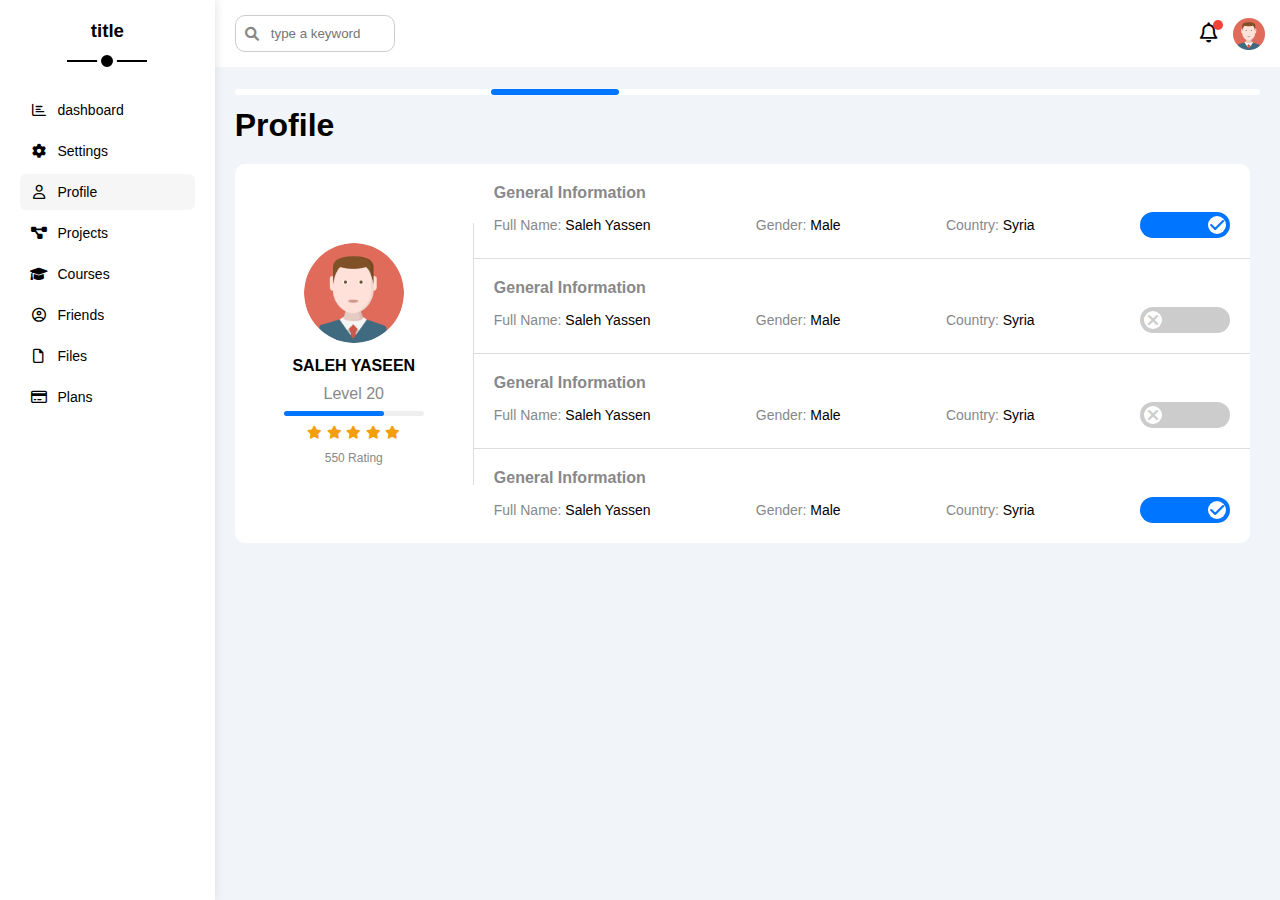
<file: profile.html>
<!DOCTYPE html>
<html lang="en">

<head>
    <meta charset="UTF-8" />
    <meta http-equiv="X-UA-Compatible" content="IE=edge" />
    <meta name="viewport" content="width=device-width, initial-scale=1.0" />
    <link type="image/png" rel="icon" sizes="32x32" href="imgs/title icon.png">
    <title>Profile</title>
    <link rel="stylesheet" href="css/framework.css" />
    <link rel="stylesheet" href="css/master.css" />
    <!-- Font Awesome -->
    <link rel="stylesheet" href="css/all.min.css" />
    
    <!-- Google Fonts -->
    <link rel="preconnect" href="https://fonts.googleapis.com" />
    <link rel="preconnect" href="https://fonts.gstatic.com" crossorigin />
    <link href="https://fonts.googleapis.com/css2?family=Cairo:wght@300;400;700&display=swap" rel="stylesheet" />
</head>

<body>
    <div class="page d-flex">
        <div class=" sidebar bg-white p-20 relative box-shadow">
            <h3 class="txt-c mt-0 relative">title</h3>
            <ul>
                <li>
                    <a class=" d-flex align-c fs-14 c-black rad-6 p-10" href="index.html">
                        <i class="fa-regular fa-chart-bar fa-fw"></i>
                        <span class="hide-mobile ml-10 fs-14">dashboard</span>
                    </a>
                </li>
                <li>
                    <a class=" d-flex align-c fs-14 c-black rad-6 p-10" href="settings.html">
                        <i class="fa-solid fa-gear fa-fw"></i>
                        <span class="hide-mobile ml-10 fs-14">Settings</span>
                    </a>
                </li>
                <li>
                    <a class="active d-flex align-c fs-14 c-black rad-6 p-10" href="profile.html">
                        <i class="fa-regular fa-user fa-fw"></i>
                        <span class="hide-mobile ml-10 fs-14">Profile</span>
                    </a>
                </li>
                <li>
                    <a class=" d-flex align-c fs-14 c-black rad-6 p-10" href="projects.html">
                        <i class="fa-solid fa-diagram-project fa-fw"></i>
                        <span class="hide-mobile ml-10 fs-14">Projects</span>
                    </a>
                </li>
                <li>
                    <a class=" d-flex align-c fs-14 c-black rad-6 p-10" href="courses.html">
                        <i class="fa-solid fa-graduation-cap fa-fw"></i>
                        <span class="hide-mobile ml-10 fs-14">Courses</span>
                    </a>
                </li>
                <li>
                    <a class=" d-flex align-c fs-14 c-black rad-6 p-10" href="friends.html">
                        <i class="fa-regular fa-circle-user fa-fw"></i>
                        <span class="hide-mobile ml-10 fs-14">Friends</span>
                    </a>
                </li>
                <li>
                    <a class=" d-flex align-c fs-14 c-black rad-6 p-10" href="files.html">
                        <i class="fa-regular fa-file fa-fw"></i>
                        <span class="hide-mobile ml-10 fs-14">Files</span>
                    </a>
                </li>
                <li>
                    <a class=" d-flex align-c fs-14 c-black rad-6 p-10" href="plans.html">
                        <i class="fa-regular fa-credit-card fa-fw"></i>
                        <span class="hide-mobile ml-10 fs-14">Plans</span>
                    </a>
                </li>
            </ul>
        </div>
        <div class="content oh w-full">
            <div class="head bg-white p-15 between-flex">
                <div class="search relative">
                    <input class="p-10" type="search" placeholder="type a keyword">
                </div>
                <div class="icon d-flex align-c">
                    <span class="relative notifcation">
                        <i class="fa-regular fa-bell fa-lg"></i>
                    </span>
                    <img src="imgs/avatar.png" alt="">
                </div>
            </div>
            <h1 class="relative profile-title">Profile</h1>
            <div class="profile-page m-20">
                <div class="over-view bg-white rad-10 d-flex align-center mr-10">
                    <div class="profile-info txt-c  p-20 ">
                        <img class="mb-10" src="imgs/avatar.png" alt="">
                        <h4 class="m-0 mb-10">SALEH YASEEN</h4>
                        <span class="d-block c-gray fs-16 mb-20 level">Level 20</span>
                        <i class="fa-solid fa-star c-orange fs-13"></i>
                        <i class="fa-solid fa-star c-orange fs-13"></i>
                        <i class="fa-solid fa-star c-orange fs-13"></i>
                        <i class="fa-solid fa-star c-orange fs-13"></i>
                        <i class="fa-solid fa-star c-orange fs-13"></i>
                        <span class="d-block c-gray fs-12 mt-10">550 Rating</span>
                    </div>
                    <div class="info-boxs w-full">
                        <div class="box p-20 between-flex wrap border-b-ccc m-0">
                            <h4 class="c-gray w-full m-0 mb-10">General Information</h4>
                            <div class="sp fs-14">
                                <span class="c-gray">Full Name: </span>
                                <span>Saleh Yassen</span>
                            </div>
                            <div class="sp fs-14">
                                <span class="c-gray">Gender: </span>
                                <span>Male</span>
                            </div>
                            <div class="sp fs-14">
                                <span class="c-gray">Country: </span>
                                <span>Syria</span>
                            </div>
                            <label class="box">
                                <input class="thin-toggel-checkbox" type="checkbox" checked>
                                <div class="thin-toggel-switch"></div>
                            </label>
                        </div>
                        <div class="box p-20 between-flex wrap border-b-ccc m-0">
                            <h4 class="c-gray w-full m-0 mb-10">General Information</h4>
                            <div class="sp fs-14">
                                <span class="c-gray">Full Name: </span>
                                <span>Saleh Yassen</span>
                            </div>
                            <div class="sp fs-14">
                                <span class="c-gray">Gender: </span>
                                <span>Male</span>
                            </div>
                            <div class="sp fs-14">
                                <span class="c-gray">Country: </span>
                                <span>Syria</span>
                            </div>
                            <label class="box">
                                <input class="thin-toggel-checkbox" type="checkbox">
                                <div class="thin-toggel-switch"></div>
                            </label>
                        </div>
                        <div class="box p-20 between-flex wrap border-b-ccc m-0">
                            <h4 class="c-gray w-full m-0 mb-10">General Information</h4>
                            <div class="sp fs-14">
                                <span class="c-gray">Full Name: </span>
                                <span>Saleh Yassen</span>
                            </div>
                            <div class="sp fs-14">
                                <span class="c-gray">Gender: </span>
                                <span>Male</span>
                            </div>
                            <div class="sp fs-14">
                                <span class="c-gray">Country: </span>
                                <span>Syria</span>
                            </div>
                            <label class="box">
                                <input class="thin-toggel-checkbox" type="checkbox">
                                <div class="thin-toggel-switch"></div>
                            </label>
                        </div>
                        <div class="box p-20 between-flex wrap m-0">
                            <h4 class="c-gray w-full m-0 mb-10">General Information</h4>
                            <div class="sp fs-14">
                                <span class="c-gray">Full Name: </span>
                                <span>Saleh Yassen</span>
                            </div>
                            <div class="sp fs-14">
                                <span class="c-gray">Gender: </span>
                                <span>Male</span>
                            </div>
                            <div class="sp fs-14">
                                <span class="c-gray">Country: </span>
                                <span>Syria</span>
                            </div>
                            <label class="box">
                                <input class="thin-toggel-checkbox" type="checkbox" checked>
                                <div class="thin-toggel-switch"></div>
                            </label>
                        </div>
                    </div>
                    <!-- start data -->
                    
                    <!-- end data -->
                </div>
            </div>
    </div>
</body>

</html>
</file>
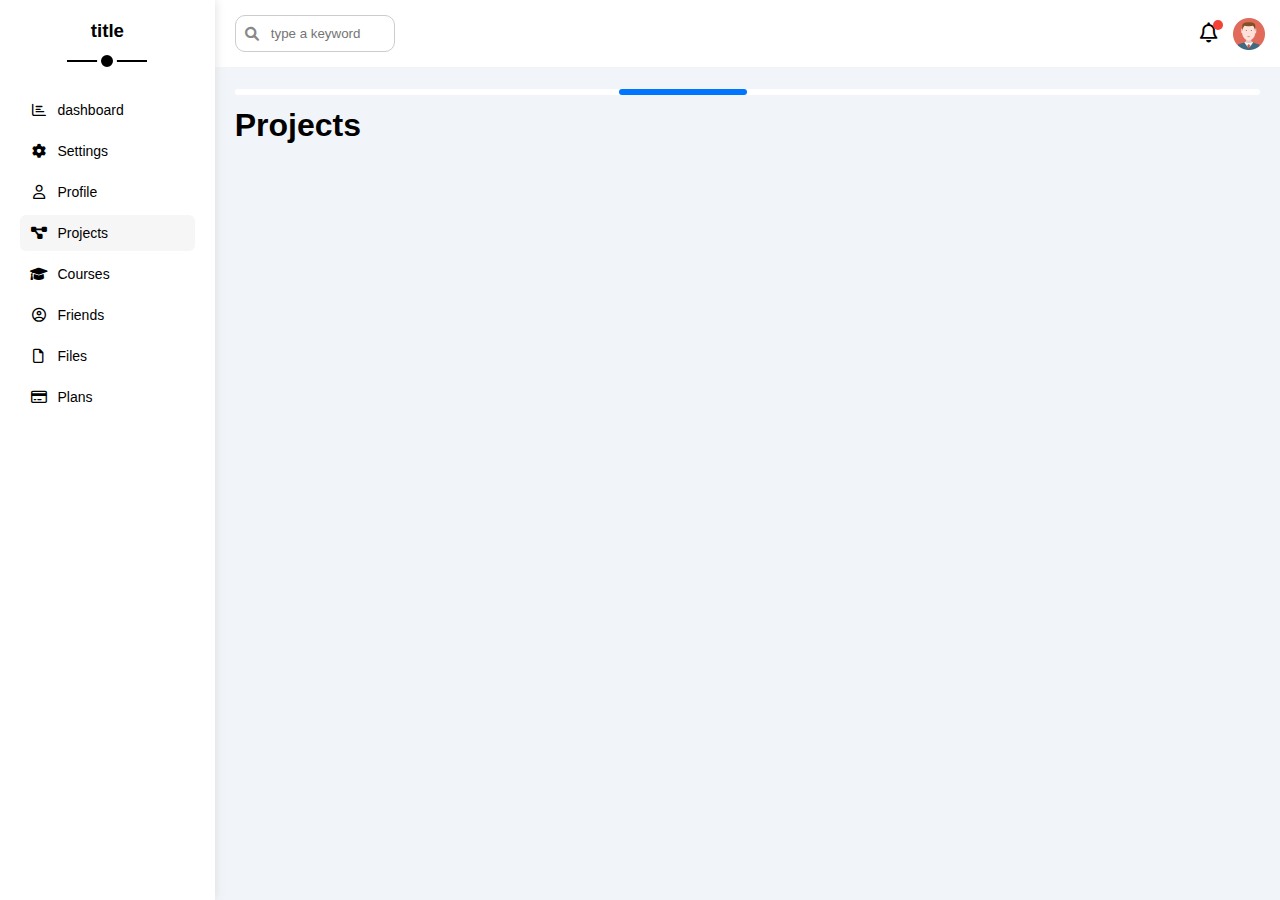
<file: projects.html>
<!DOCTYPE html>
<html lang="en">

<head>
    <meta charset="UTF-8" />
    <meta http-equiv="X-UA-Compatible" content="IE=edge" />
    <meta name="viewport" content="width=device-width, initial-scale=1.0" />
    <link type="image/png" rel="icon" sizes="32x32" href="imgs/title icon.png">
    <title>Projects</title>
    <link rel="stylesheet" href="css/framework.css" />
    <link rel="stylesheet" href="css/master.css" />
    <!-- Font Awesome -->
    <link rel="stylesheet" href="css/all.min.css" />
    <!-- Google Fonts -->
    <link rel="preconnect" href="https://fonts.googleapis.com" />
    <link rel="preconnect" href="https://fonts.gstatic.com" crossorigin />
    <link href="https://fonts.googleapis.com/css2?family=Cairo:wght@300;400;700&display=swap" rel="stylesheet" />
</head>

<body>
    <div class="page d-flex">
        <div class=" sidebar bg-white p-20 relative box-shadow">
            <h3 class="txt-c mt-0 relative">title</h3>
            <ul>
                <li>
                    <a class=" d-flex align-c fs-14 c-black rad-6 p-10" href="index.html">
                        <i class="fa-regular fa-chart-bar fa-fw"></i>
                        <span class="hide-mobile ml-10 fs-14">dashboard</span>
                    </a>
                </li>
                <li>
                    <a class=" d-flex align-c fs-14 c-black rad-6 p-10" href="settings.html">
                        <i class="fa-solid fa-gear fa-fw"></i>
                        <span class="hide-mobile ml-10 fs-14">Settings</span>
                    </a>
                </li>
                <li>
                    <a class=" d-flex align-c fs-14 c-black rad-6 p-10" href="profile.html">
                        <i class="fa-regular fa-user fa-fw"></i>
                        <span class="hide-mobile ml-10 fs-14">Profile</span>
                    </a>
                </li>
                <li>
                    <a class="active d-flex align-c fs-14 c-black rad-6 p-10" href="projects.html">
                        <i class="fa-solid fa-diagram-project fa-fw"></i>
                        <span class="hide-mobile ml-10 fs-14">Projects</span>
                    </a>
                </li>
                <li>
                    <a class=" d-flex align-c fs-14 c-black rad-6 p-10" href="courses.html">
                        <i class="fa-solid fa-graduation-cap fa-fw"></i>
                        <span class="hide-mobile ml-10 fs-14">Courses</span>
                    </a>
                </li>
                <li>
                    <a class=" d-flex align-c fs-14 c-black rad-6 p-10" href="friends.html">
                        <i class="fa-regular fa-circle-user fa-fw"></i>
                        <span class="hide-mobile ml-10 fs-14">Friends</span>
                    </a>
                </li>
                <li>
                    <a class=" d-flex align-c fs-14 c-black rad-6 p-10" href="files.html">
                        <i class="fa-regular fa-file fa-fw"></i>
                        <span class="hide-mobile ml-10 fs-14">Files</span>
                    </a>
                </li>
                <li>
                    <a class=" d-flex align-c fs-14 c-black rad-6 p-10" href="plans.html">
                        <i class="fa-regular fa-credit-card fa-fw"></i>
                        <span class="hide-mobile ml-10 fs-14">Plans</span>
                    </a>
                </li>
            </ul>
        </div>
        <div class="content oh w-full">
            <div class="head bg-white p-15 between-flex">
                <div class="search relative">
                    <input class="p-10" type="search" placeholder="type a keyword">
                </div>
                <div class="icon d-flex align-c">
                    <span class="relative notifcation">
                        <i class="fa-regular fa-bell fa-lg"></i>
                    </span>
                    <img src="imgs/avatar.png" alt="">
                </div>
            </div>
            <h1 class="relative projects-title">Projects</h1>
            <div class="projects-page wrapper m-20 d-grid gap-20">

            </div>
    </div>
</body>

</html>
</file>
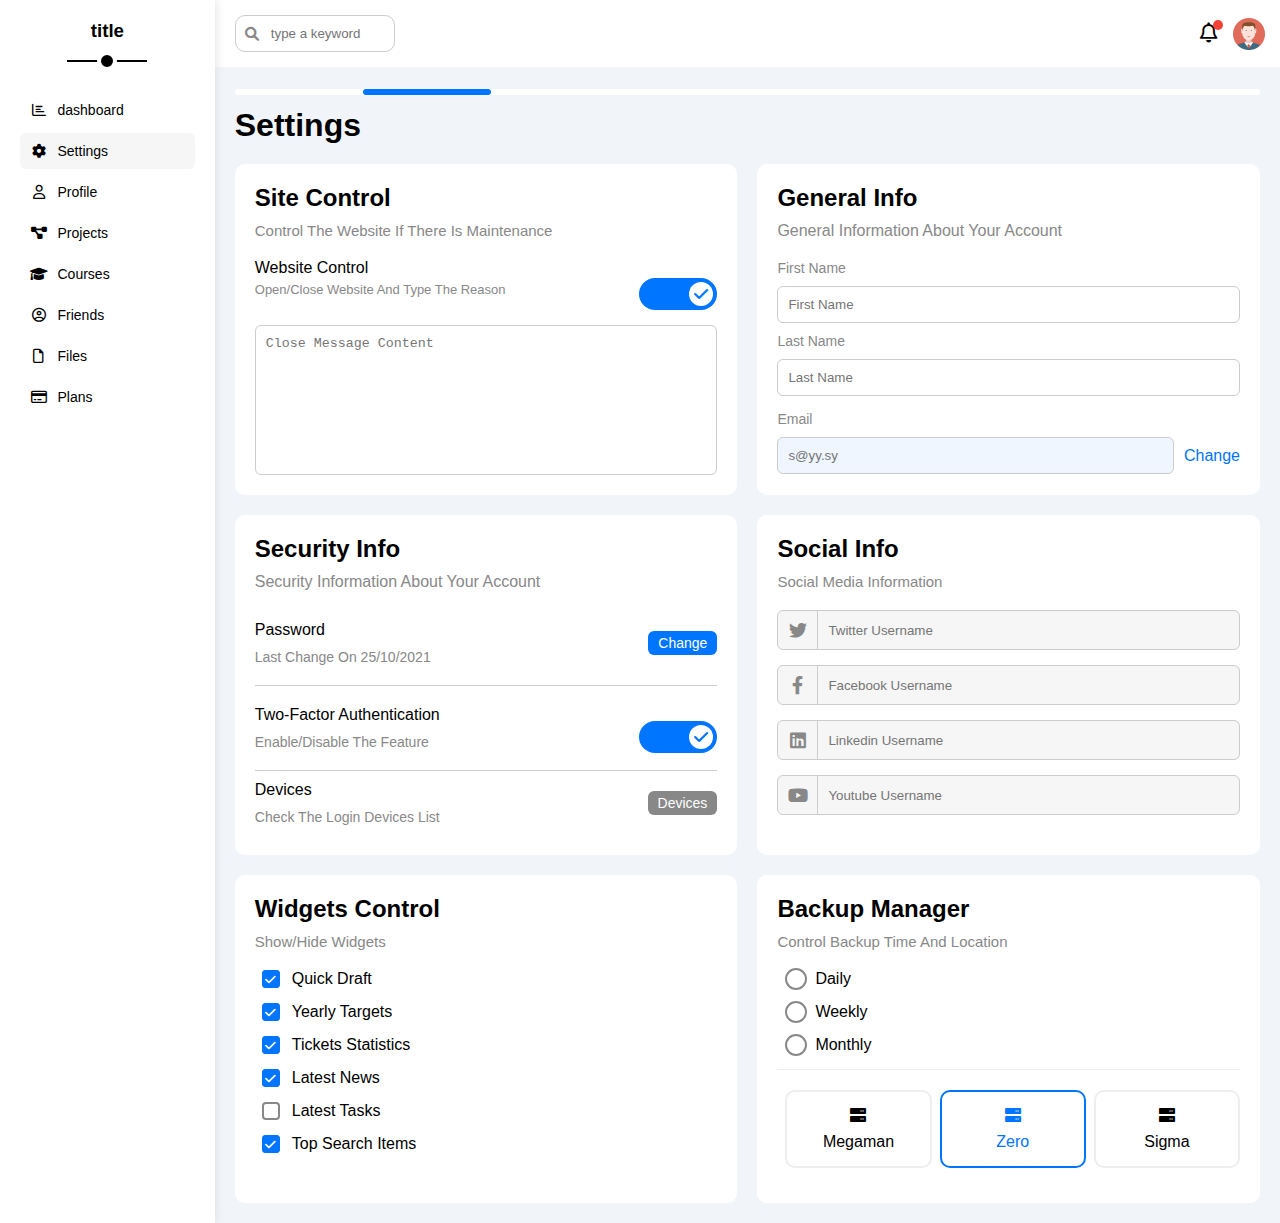
<file: settings.html>
<!DOCTYPE html>
<html lang="en">

<head>
    <meta charset="UTF-8" />
    <meta http-equiv="X-UA-Compatible" content="IE=edge" />
    <meta name="viewport" content="width=device-width, initial-scale=1.0" />
    <link type="image/png" rel="icon" sizes="32x32" href="imgs/title icon.png">
    <title>Settings</title>
    <link rel="stylesheet" href="css/framework.css" />
    <link rel="stylesheet" href="css/master.css" />
    <!-- Font Awesome -->
    <link rel="stylesheet" href="css/all.min.css" />
    <!-- Google Fonts -->
    <link rel="preconnect" href="https://fonts.googleapis.com" />
    <link rel="preconnect" href="https://fonts.gstatic.com" crossorigin />
    <link href="https://fonts.googleapis.com/css2?family=Cairo:wght@300;400;700&display=swap" rel="stylesheet" />
</head>

<body>
    <div class="page d-flex">
        <div class=" sidebar bg-white p-20 relative box-shadow">
            <h3 class="txt-c mt-0 relative">title</h3>
            <ul>
                <li>
                    <a class=" d-flex align-c fs-14 c-black rad-6 p-10" href="index.html">
                        <i class="fa-regular fa-chart-bar fa-fw"></i>
                        <span class="hide-mobile ml-10 fs-14">dashboard</span>
                    </a>
                </li>
                <li>
                    <a class="active d-flex align-c fs-14 c-black rad-6 p-10" href="settings.html">
                        <i class="fa-solid fa-gear fa-fw"></i>
                        <span class="hide-mobile ml-10 fs-14">Settings</span>
                    </a>
                </li>
                <li>
                    <a class=" d-flex align-c fs-14 c-black rad-6 p-10" href="profile.html">
                        <i class="fa-regular fa-user fa-fw"></i>
                        <span class="hide-mobile ml-10 fs-14">Profile</span>
                    </a>
                </li>
                <li>
                    <a class=" d-flex align-c fs-14 c-black rad-6 p-10" href="projects.html">
                        <i class="fa-solid fa-diagram-project fa-fw"></i>
                        <span class="hide-mobile ml-10 fs-14">Projects</span>
                    </a>
                </li>
                <li>
                    <a class=" d-flex align-c fs-14 c-black rad-6 p-10" href="courses.html">
                        <i class="fa-solid fa-graduation-cap fa-fw"></i>
                        <span class="hide-mobile ml-10 fs-14">Courses</span>
                    </a>
                </li>
                <li>
                    <a class=" d-flex align-c fs-14 c-black rad-6 p-10" href="friends.html">
                        <i class="fa-regular fa-circle-user fa-fw"></i>
                        <span class="hide-mobile ml-10 fs-14">Friends</span>
                    </a>
                </li>
                <li>
                    <a class=" d-flex align-c fs-14 c-black rad-6 p-10" href="files.html">
                        <i class="fa-regular fa-file fa-fw"></i>
                        <span class="hide-mobile ml-10 fs-14">Files</span>
                    </a>
                </li>
                <li>
                    <a class=" d-flex align-c fs-14 c-black rad-6 p-10" href="plans.html">
                        <i class="fa-regular fa-credit-card fa-fw"></i>
                        <span class="hide-mobile ml-10 fs-14">Plans</span>
                    </a>
                </li>
            </ul>
        </div>
        <div class="content oh w-full">
            <div class="head bg-white p-15 between-flex">
                <div class="search relative">
                    <input class="p-10" type="search" placeholder="type a keyword">
                </div>
                <div class="icon d-flex align-c">
                    <span class="relative notifcation">
                        <i class="fa-regular fa-bell fa-lg"></i>
                    </span>
                    <img src="imgs/avatar.png" alt="">
                </div>
            </div>
            <h1 class="relative settings-title">Settings</h1>
            <div class="settings-page wrapper m-20 d-grid gap-20">
                <!-- <label>
                        <input class="toggel-checkbox" type="checkbox" checked>
                        <div class="toggel-switch"></div>
                    </label> -->
                <div class="site bg-white rad-10 p-20">
                    <h2 class="mt-0 mb-10">Site Control</h2>
                    <p class="c-gray mt-0 mb-20 fs-15">Control The Website If There Is Maintenance</p>
                    <div class="control between-flex mb-15">
                        <div class="text">
                            <span>Website Control</span>
                            <p class="c-gray mt-5 mb-0 fs-13">Open/Close Website And Type The Reason</p>
                        </div>
                        <label>
                            <input class="toggel-checkbox" type="checkbox" checked>
                            <div class="toggel-switch"></div>
                        </label>
                    </div>
                    <textarea class="d-block w-full p-10" placeholder="Close Message Content"></textarea>
                </div>
                <div class="general-info bg-white rad-10 p-20">
                    <h2 class="mt-0 mb-10">General Info</h2>
                    <p class="c-gray mt-0 mb-20 fs-16">General Information About Your Account</p>
                    <form class="mb-15">
                        <lable for="first" class="c-gray fs-14 d-block mb-10">First Name</lable>
                        <input id="first" class="border-ccc rad-6 p-10 w-full mb-10 d-block" type="text"
                            placeholder="First Name">
                        <lable for="last" class="c-gray fs-14 d-block mb-10">Last Name</lable>
                        <input id="last" class="border-ccc rad-6 p-10 w-full mb-10 d-block" type="text"
                            placeholder="Last Name">
                    </form>
                    <lable for="mail" class="c-gray fs-14 d-block mb-10">Email</lable>
                    <div class="mail between-flex">
                        <input id="mail" class="border-ccc rad-6 p-10 w-full mr-10 " type="email" disabled
                            placeholder="s@yy.sy">
                        <a href="">Change</a>
                    </div>
                    </form>
                </div>
                <div class="security bg-white rad-10 p-20">
                    <h2 class="mt-0 mb-10">Security Info</h2>
                    <p class="c-gray mt-0 mb-10 fs-16">Security Information About Your Account</p>
                    <div class="box between-flex">
                        <div class="inf">
                            <p>Password</p>
                            <p class="c-gray fs-14">Last Change On 25/10/2021</p>
                        </div>
                        <a class="btn-shape bg-blue c-white fs-14">Change</a>
                    </div>
                    <div class="box between-flex">
                        <div class="inf">
                            <p>Two-Factor Authentication</p>
                            <p class="c-gray fs-14">Enable/Disable The Feature</p>
                        </div>
                        <label>
                            <input class="toggel-checkbox" type="checkbox" checked>
                            <div class="toggel-switch"></div>
                        </label>
                    </div>
                    <div class="box between-flex">
                        <div class="inf">
                            <p class="">Devices</p>
                            <p class=" c-gray fs-14">Check The Login Devices List</p>
                        </div>
                        <a class="btn-shape bg-gray c-white fs-14">Devices</a>
                    </div>
                </div>
                <!-- Start Social info -->
                <div class="social-info bg-white rad-10 p-20">
                    <h2 class="mt-0 mb-10">Social Info</h2>
                    <p class="mt-0 mb-20 c-gray fs-15">Social Media Information</p>
                    <div class="box between-flex border-ccc rad-6 mb-15">
                        <div class="icon center-flex">
                            <i class="fa-brands fa-twitter c-gray"></i>
                        </div>
                        <input class="flex-1 no-border bg-no" type="text" placeholder="Twitter Username">
                    </div>
                    <div class="box between-flex border-ccc rad-6 mb-15">
                        <div class="icon center-flex">
                            <i class="fa-brands fa-facebook-f c-gray"></i>
                        </div>
                        <input class="flex-1 no-border bg-no" type="text" placeholder="Facebook Username">
                    </div>
                    <div class="box between-flex border-ccc rad-6 mb-15">
                        <div class="icon center-flex">
                            <i class="fa-brands fa-linkedin c-gray"></i>
                        </div>
                        <input class="flex-1 no-border bg-no" type="text" placeholder="Linkedin Username">
                    </div>
                    <div class="box between-flex border-ccc rad-6 mb-15">
                        <div class="icon center-flex">
                            <i class="fa-brands fa-youtube c-gray"></i>
                        </div>
                        <input class="flex-1 no-border bg-no" type="text" placeholder="Youtube Username">
                    </div>
                </div>
                <!-- End Social info -->
                <!-- Start control -->
                <div class="control-widgets bg-white rad-10 p-20">
                    <h2 class="mt-0 mb-10">Widgets Control</h2>
                    <p class="mt-0 mb-20 c-gray fs-15">Show/Hide Widgets</p>
                    <div class="control d-flex align-center mb-15">
                        <input type="checkbox" id="one" checked />
                        <label for="one">Quick Draft</label>
                    </div>
                    <div class="control d-flex align-center mb-15">
                        <input type="checkbox" id="two" checked />
                        <label for="two">Yearly Targets</label>
                    </div>
                    <div class="control d-flex align-center mb-15">
                        <input type="checkbox" id="three" checked />
                        <label for="three">Tickets Statistics</label>
                    </div>
                    <div class="control d-flex align-center mb-15">
                        <input type="checkbox" id="four" checked />
                        <label for="four">Latest News</label>
                    </div>
                    <div class="control d-flex align-center mb-15">
                        <input type="checkbox" id="five" />
                        <label for="five">Latest Tasks</label>
                    </div>
                    <div class="control d-flex align-center mb-15">
                        <input type="checkbox" id="six" checked />
                        <label for="six">Top Search Items</label>
                    </div>
                </div>
                <!-- end control -->
                <!-- start Backup  -->
                <div class="backup bg-white rad-10 p-20">
                    <h2 class="mt-0 mb-10">Backup Manager</h2>
                    <p class="mt-0 mb-20 c-gray fs-15">Control Backup Time And Location</p>
                    <div class="duration d-flex align-center mb-15">
                        <input type="radio" name="time" id="day" />
                        <label for="day">Daily</label>
                    </div>
                    <div class="duration d-flex align-center mb-15">
                        <input type="radio" name="time" id="week" />
                        <label for="week">Weekly</label>
                    </div>
                    <div class="duration d-flex align-center mb-15">
                        <input type="radio" name="time" id="month" />
                        <label for="month">Monthly</label>
                    </div>

                    <div class="servers d-flex align-center txt-c">
                        <input type="radio" name="servers" id="server-one" />
                        <div class="server mb-15 rad-10 w-full">
                            <label class="d-block m-15" for="server-one">
                                <i class="fa-solid fa-server d-block mb-10"></i>
                                Megaman
                            </label>
                        </div>
                        <input type="radio" name="servers" id="server-two" checked />
                        <div class="server mb-15 rad-10 w-full">
                            <label class="d-block m-15" for="server-two">
                                <i class="fa-solid fa-server d-block mb-10"></i>
                                Zero
                            </label>
                        </div>
                        <input type="radio" name="servers" id="server-three" />
                        <div class="server mb-15 rad-10 w-full">
                            <label class="d-block m-15" for="server-three">
                                <i class="fa-solid fa-server d-block mb-10"></i>
                                Sigma
                            </label>
                        </div>
                    </div>
                </div>
                <!-- end Backup  -->
            </div>
        </div>
</body>

</html>
</file>
<file: css/framework.css>
:root {
    --blue-color: #0075ff;
    --blue-alt-color: #0d69d5;
    --orange-color: #f59e0b;
    --green-color: #22c55e;
    --red-color: #f44336;
    --grey-color: #888;
}

/* start box */
.d-flex {
    display: flex;
}
.flex-1{
    flex: 1;
}
.wrap{
    flex-wrap: wrap;
    margin-bottom: 20px;
}

.d-grid {
    display: grid;
}
.grid-2 {
    display: grid;
    grid-template-columns: repeat(auto-fill,minmax(200px,1fr));
    gap: 20px;
}
.align-center {
    align-items: center;
  }
.gap-20 {
    gap: 20px;
}
.d-block{
    display: block;
}
.align-c {
    align-items: center;
}

/* padding */
.p-5 {
    padding: 5px;
}
.p-10 {
    padding: 10px;
}

.p-20 {
    padding: 20px;
}

.p-15 {
    padding: 15px;
}
.pl-25 {
    padding-left: 25px;
}

/*magine*/
.m-15 {
    margin: 15px;
}
.m-20 {
    margin: 20px;
}
.m-5 {
    margin: 5px;
}
.m-0{
    margin: 0;
}

.mt-0 {
    margin-top: 0;
}

.mt-5 {
    margin-top: 5px;
}
.mt-10 {
    margin-top: 10px;
}

.mt-15 {
    margin-top: 15px;
}
.mt-20 {
    margin-top: 20px;
}


.mb-20 {
    margin-bottom: 20px;
}
.mb-15 {
    margin-bottom: 15px;
}
.mb-10 {
    margin-bottom: 10px;
}

.ml-0 {
    margin-left: 0;
}

.ml-10 {
    margin-left: 10px;
}
.ml-20 {
    margin-left: 20px;
}
.mt-5 {
    margin-top: 5px;
}
.mr-10{
    margin-right: 10px;
}
/*back ground color white*/
.bg-white {
    background-color: #fff;
}

.bg-eee {
    background-color: #eee;
}

.bg-blue {
    background-color: var(--blue-color);
}
.bg-orange{
    background-color: #f59e0b;
}
.bg-green{
    background-color:#22c55e;
}

.bg-gray {
    background-color: var(--grey-color);
}
.bg-no{
    background-color: transparent;
}
.c-gray {
    color: var(--grey-color);
}

.c-black {
    color: #000;
}
.c-white{
    color: white;
}
.c-blue{
    color:var(--blue-color);
}
.c-orange{
    color: #f59e0b;
}
.c-green{
    color:#22c55e;
}
.c-red{
    color:#f44336;
}
.c-black{
    color: black;
}

/* posation relative */
.relative {
    position: relative;
}

.txt-c {
    text-align: center;
}
.f-bold{
    font-weight: bold;
}
.fs-18 {
    font-size: 18px;
}
.fs-15 {
    font-size: 15px;
}
.fs-14 {
    font-size: 14px;
}
.fs-13 {
    font-size: 13px;
}
.fs-12 {
    font-size: 12px;
}
.fw-bold{
    font-weight: bold;
}
.rad-10 {
    border-radius: 10px;
}

.rad-6 {
    border-radius: 6px;
}
.border-ccc{
    border: 1px solid #ccc;
}
.border-b-ccc{
    border-bottom: 1px solid #ddd;
}
.no-border{
    border: none;
}

.box-shadow {
    box-shadow: 0 0 10px #ddd;
}

.w-full {
    width: 100%;
}

.w-fit {
    width: fit-content;
}

@media (max-width: 767px) {
    .hide-mobile {
        display: none;
    }
}

@media (max-width: 767px) {
    .txt-c-mobile {
        text-align: center;
    }
}

@media (max-width: 767px) {
    .block-mobile {
        display: block;
    }
}

.between-flex {
    display: flex;
    align-items: center;
    justify-content: space-between;
}
.evenly-flex {
    display: flex;
    align-items: center;
    justify-content: space-evenly;
}
.center-flex {
    display: flex;
    align-items: center;
    justify-content: center;
}
.align-center {
    align-items: center;
  }
.oh {
    overflow: hidden;
}

.space-between {
    justify-content: space-between;
}

.btn-shape {
padding: 4px 10px;
border-radius: 6px;
border: none;
margin-left:  auto;
transition: .3s;
}
.btn-shape:hover {
cursor: pointer;
}
</file>
<file: css/master.css>
:root {
    --blue-color: #0075ff;
    --blue-alt-color: #0d69d5;
    --orange-color: #f59e0b;
    --green-color: #22c55e;
    --red-color: #f44336;
    --grey-color: #888;
    --icon-font-family: "Font Awesome 6 free";
  }
* {
    box-sizing: border-box;
}

body {
    font-family: 'Open Sans', 'Helvetica Neue', sans-serif;
    margin: 0;
}

*:focus {
    outline: none;
}

a {
    text-decoration: none;
    color: black;
}

::-webkit-scrollbar {
    width: 15px;
}

::-webkit-scrollbar-track {
    background-color: white;
}

::-webkit-scrollbar-thumb {
    background-color: var(--blue-color);
}

::-webkit-scrollbar-thumb:hover {
    background-color: var(--blue-alt-color);
}

.page {
    background-color: #f1f5f9;
    min-height: 100vh;
}

ul {
    list-style: none;
    padding: 0;
}

.sidebar {
    width: 250px;
}

.sidebar>h3 {
    margin-bottom: 50px;
}

@media (min-width: 767px) {

    .sidebar>h3::before,
    .sidebar>h3::after {
        content: "";
        background-color: #000;
        position: absolute;
        transform: translateX(-50%);
        left: 50%;
    }

    .sidebar>h3::before {
        bottom: -20px;
        width: 80px;
        height: 2px;
    }

    .sidebar>h3::after {
        bottom: -29px;
        width: 12px;
        height: 12px;
        border-radius: 50%;
        border: 4px solid white;
    }
}

.sidebar ul li a:hover,
.sidebar ul li a.active {
    background-color: #f6f6f6;

}

.sidebar ul li a {
    transition: 0.3s;
    margin-bottom: 5px;
}

@media (max-width: 767px) {
    .sidebar {
        width: 58px;
        padding: 10px;
    }

    .sidebar>h3 {
        font-size: 12px;
        margin-bottom: 15px;
    }

    .sidebar ul li a {
        display: block;
    }
}

.content .search::before {
    font-family: "Font Awesome 6 free";
    content: "\f002";
    font-weight: 900;
position: absolute;
left: 15px;
top: 50%;
transform: translateY(-50%);
font-size: 14px;
color: var(--grey-color);
}
.content .search input {
border: 1px solid #ccc;
border-radius:10px;
margin-left: 5px;
padding-left: 35px;
width: 160px;
transition: width 0.3s;
}
.content .search input:focus {
width: 200px;
}
.content .search input:focus::placeholder {
opacity: 0;
}

.head .icon .notifcation::before{
    content: "";
    position: absolute;
    width: 10px;
    height: 10px;
    background-color: var(--red-color);
    border-radius: 50%;
    right: -5px;
    top: -5px;
}
.head .icon img{
    width: 32px;
    height: 32px;
    margin-left: 15px;
}

.content h1{
    margin: 40px 20px 20px;
}
.content h1::before,
.content h1::after{
    position: absolute;
    content: "";
    height: 6px;
    bottom: -10px;
    border-radius: 10px;
    transition: 0.3s;
    top: -18px;
}
.content h1::before{
    width: 100%;
    background-color: #fff;
    left: 0;
}
.content h1::after{
    width: calc(100% /8);
    background-color: var(--blue-color);
    left: 0;
}
.content .dashboard-title::after{
    left: calc((100% /8) * 0);
}
.content .settings-title::after{
    left: calc((100% /8) * 1);
}
.content .profile-title::after{
    left: calc((100% /8) * 2);
}
.content .projects-title::after{
    left: calc((100% /8) * 3);
}
.content .courses-title::after{
    left: calc((100% /8) * 4);
}
.content .friends-title::after{
    left: calc((100% /8) * 5);
}
.content .files-title::after{
    left: calc((100% /8) * 6);
}
.content .plans-title::after{
    left: calc((100% /8) * 7);
}

.wrapper{
    grid-template-columns: repeat(auto-fill , minmax(450px,1fr));
    margin-left: 20px;
    margin-right: 20px;
}

@media (max-width: 767px){
    .wrapper{
        grid-template-columns: minmax(100px,1fr);
        margin-left: 10px;
        margin-right: 10px;
    }
}
.wellcome{
    overflow: hidden;
}
.wellcome .intro img{
    width: 200px;
    margin-bottom: -10px;
}
@media (max-width: 767px){
    .wellcome .intro img{
        display: none;
    }
}
/* .wellcome .avatar{
    width: 17px;
    margin-bottom: -10px;
} */
.wellcome .avatar{
    width: 48px;
    height: 48px;
    border-radius: 50%;
    border: 1px solid #fff;
    margin-left: 20px;
    margin-top: -24px;
}
@media (max-width: 767px){
    .wellcome .avatar{
        
        margin-left: 0;
    }
}
.wellcome .body{
    display: flex;
    justify-content: space-around;
    border-top: 1px solid #eee;
    border-bottom: 1px solid #eee;
}

@media (max-width: 767px){
    .wellcome .body{
        display: block;
    }
    .wellcome .body > div:not(:last-child){
        margin-bottom: 20px;
    }
}

.quick-draft textarea{
    resize: none;
    min-height: 180px;
}

.target .target-row .icon {
    width: 80px;
    height: 80px;
    margin-right: 15px;
  }
.target .details{
flex: 1;
}
.target .details .progress{
height: 4px;
}
.target .details .progress > span {
    position: absolute;
    left: 0;
    top: 0;
    height: 100%;
  }
  .target .details .progress > span span {
    position: absolute;
    bottom: 16px;
    right: -16px;
    color: white;
    padding: 2px 5px;
    border-radius: 6px;
    font-size: 13px;
  }
  .target .details .progress > span span::after {
    content: "";
    border-color: transparent;
    border-width: 5px;
    border-style: solid;
    position: absolute;
    bottom: -11px;
    left: 50%;
    transform: translateX(-50%);
  }
  .target .details .progress > .money span::after {
    border-top-color: var(--blue-color);
  }
  .target .details .progress > .projects span::after {
    border-top-color: #f59e0b;
  }
  .target .details .progress > .team span::after {
    border-top-color: #22c55e;
  }
  .money .icon,
  .money .progress {
    background-color: rgb(0 117 255 / 20%);
  }
  .projects .icon,
  .projects .progress {
    background-color: rgb(245 158 11 / 20%);
  }
  .team .icon,
  .team .progress {
    background-color: rgb(34 197 94 / 20%);
  }

  .tickets .container{
margin-top: 40px;
  }
  .tickets .container .box{
    border: 1px solid #ccc;
    width: calc(50% - 10px);
  }
  @media (max-width:520px){
    .tickets .container .box{
        width: 100%;
      }
  }
  .news img{
    width:100px;
    margin-right: 15px;
  }

  .news .box:not(:last-of-type) {
    margin-bottom: 20px;
    padding-bottom: 20px;
    border-bottom: 1px solid #ddd;
  }
  @media (max-width:520px){
    .news .box {
       display: block;
       text-align: center;
      }
      .news .box .details{
        margin: 10px;
      }
  }
  .news .box .details{
    flex:1;
  }
  .news .box span{
    width: fit-content;
  }

  .task .box:not(:last-of-type) {
    margin-bottom: 12px;
    padding-bottom: 12px;
    border-bottom: 1px solid #ddd;
  }
  @media (max-width:520px){
/*     .task .box {
       display: block;
       text-align: center;
      } */
      .task .box .details{
        margin: 10px;
      }
  }
  .task .box .details{
    flex:1;
  }
  .task .box i{
    color: #888;
  }
  .task .box i:hover{
    color: var(--orange-color);
    cursor: pointer;
  }
  .task .gray .details h4,
  .task .gray .details p{
    color: #bbb;
    text-decoration:line-through;
  }
  .task .gray i{
    color: #bbb;
  }
  .task .gray i:hover{
    color: #bbb;
    cursor: auto;
  }

  .search-items .title-row{
    font-size: 18px;
    color: #555;
    font-weight: bold;
    padding-bottom: 20px;
    border-bottom: 1px solid #ddd;
  }
  .search-items .box .name{
    font-size: 18px;
  }
  .search-items .box .lable{
    font-size: 13px;
    background-color: #eee;
    padding: 4px 8px;
    border-radius: 6px;
  }


  .uploads img{
    width:35px;
    margin-right: 15px;
  }

  .uploads .box:not(:last-of-type) {
    margin-bottom: 10px;
    padding-bottom: 10px;
    border-bottom: 1px solid #ddd;
  }
  @media (max-width:520px){
    .uploads .box {
       display: block;
       text-align: center;
      }
      .uploads .box .details{
        margin: 10px;
      }
  }
  .uploads .box .details{
    flex:1;
  }
  .uploads .box span{
    width: fit-content;
  }


  .projects h2{
    position: relative;
  }
  @media (min-width:760px)
  {
    .projects h2::before{
      position: absolute;
      content:"";
      height: 208px;
      width: 2px;
      background-color: var(--blue-alt-color);
      top: 71px;
      left: 29px;
    }
  }

  .projects h2{
    position: relative;
  }
  .projects p{
    position: relative;
    margin: 30px;
  }
  .projects .blue::before,
  .projects .flash::before{
    position: absolute;
    content: "";
    height: 24px;
    width: 24px;
    left: -12px;
    top: 0;
    border-radius: 50%;
    z-index: 10;
  }
  .projects .blue::before{
    background-color: var(--blue-alt-color);
  }
  .projects .flash::before{
    background-color: white;
    animation: change-background 2s linear infinite;
  }
  .projects p::after{
    position: absolute;
    content: "";
    height: 30px;
    width: 30px;
    border: var(--blue-alt-color) 2px solid;
    background-color: white;
    left: -17px;
    top: -4.5px;
    border-radius: 50%;
  }

  .reminders .box{
    margin: 20px 0;
    margin-left: 40px;
  }
  .reminders .boxs{
    flex: 1;
  }
  @media (max-width:760px){
    .reminders .container img{
      display: none;
    }
  }
  .reminders .box::before{
    position:absolute;
    content: "";
    width: 18px;
    height: 18px;
    border-radius: 50%;
    top: 50%;
    transform:translateY(-50%);
    left: -40px;
  }
  .reminders .box::after{
    position:absolute;
    content: "";
    width: 3px;
    height: 40px;
    top: 50%;
    transform:translateY(-50%);
    left: -12px;
  }
  .reminders .blue::before,
  .reminders .blue::after{
    background-color: #0075ff;
  }
  .reminders .orange::before,
  .reminders .orange::after{
    background-color: #f59e0b;
  }
  .reminders .green::before,
  .reminders .green::after{
    background-color: #22c55e;
  }
  .reminders .red::before,
  .reminders .red::after{
    background-color: #f44336;
  }
  .reminders .box p{
    font-size: 14px;
    margin-top: 5px;
  }

  @keyframes change-background {
    0%,
    100%{
        background-color: white;
    }
    50%{
        background-color:var(--blue-alt-color);
    }
  }

.post .account{
  align-items: center;
  border-bottom: 1px solid #ddd;
  padding-bottom: 20px;
}
  .post img{
    width: 52px;
    height: 52px;
    border-radius: 50%;
    margin-right: 15px;
}
@media (max-width: 767px){
  .post .account{
    display: block;
    text-align: center;
    }
    .post img{
      width: 65px;
    height: 65px;
      margin-right: 0;
      margin-bottom: 10px;
  }
}
.post .article{
  line-height: 2;
  padding: 10px 0;
  padding-bottom: 20px;
  margin: 10px 0;
  border-bottom: 1px solid #ddd;
}


.social .box{
padding-right: 10px;
}

.social .icon{
  width: 60px;
  height: 60px;
  margin-right: 20px;
  color: #fff;
  font-size:30px;
  transition: .3s;
}
.social .box .icon:hover{
  transform:rotate(5deg);
  cursor: pointer;
}
.social .box span{
  transition: .3s;
}
.social .box span:hover{
  transform: scale(1.05);
  cursor: pointer;
}

.social .twitter{
  background-color: #D2ECFC;
  }
  .social .twitter p{
    color: #1DA1F2;
  }
.social .twitter .icon,
.social .twitter span{
  background-color: #1DA1F2;
}
.social .facebook{
  background-color: #D2ECFC;
  }
  .social .facebook p{
    color: #1877F2;
  }
.social .facebook .icon,
.social .facebook span{
  background-color: #1877F2;
}
.social .youtube{
  background-color: #FFCCCC;
  }
  .social .youtube p{
    color: #FF0000;
  }
.social .youtube .icon,
.social .youtube span{
  background-color: #FF0000;
}
.social .linkedin{
  background-color: #CCE4F0;
  }
  .social .linkedin p{
    color: #0077B5;
  }
.social .linkedin .icon,
.social .linkedin span{
  background-color: #0077B5;
}

.projects-table .responsive-table{
  overflow-x: auto;
}
.projects-table table {
  min-width: 1000px;
  border-spacing: 5px;
}
.projects-table thead td {
  background-color: var(--blue-color);
  font-weight: bold;
  color: white;
}
.projects-table td {
  padding: 15px;
  text-align: center;
  transition: .3s;
  border-radius: 10px;
}
.projects-table tbody td {
  border: 1px solid #eee;
}
.projects-table tbody tr:hover td{
  background-color: #faf7f7;
}
.projects-table img{
  width: 32px;
  height: 32px;
  border-radius: 50%;
  border: 2px solid #fff;
}
.projects-table img:not(:first-child){
  margin-left: -10px;
  text-align: start;
}
.projects-table img:hover{
  transform:scale(1.3);
  z-index: 222;
}

/*start settings page*/

/* start toggel switch*/
.toggel-checkbox{
  -webkit-appearance: none;
  appearance: none;
}
.toggel-switch{
background-color: #ccc;
width: 78px;
height: 32px;
border-radius: 16px;
position: relative;
transition: .3s;
cursor: pointer;
}
.toggel-switch::before{
  font-family: var(--icon-font-family);
  content: "\f00d";
  font-weight: 900;
background-color: #fff;
color: #ccc;
width: 24px;
height: 24px;
border-radius: 50%;
position: absolute;
top: 4px;
left: 4px;
display: flex;
justify-content: center;
align-items: center;
transition: .3s;
}
.toggel-checkbox:checked + .toggel-switch{
  background-color: var(--blue-color);
}
.toggel-checkbox:checked + .toggel-switch::before{
left: 50px;
color: var(--blue-color);
content: "\f00c";
}
/* end toggel switch*/

.site textarea{
  resize: none;
  height: 150px;
  border: 1px solid #ccc;
  border-radius: 6px;
}

.general-info .mail input{
  background-color: #eff6ff;
}
.general-info .mail a{
  color: var(--blue-color);
  font-size: 16px;
  transition: .3s;
}
.general-info .mail a:hover{
  color: var(--blue-alt-color);
}

.security .box p{
  margin: 10px 0;
}
.security .box:not(:last-child){
  padding-bottom: 10px;
  padding-top: 10px;
  border-bottom: 1px solid #ccc;
}



.social-info .box{
  height: 40px;
  background-color: #f6f6f6;
}
.social-info .box .icon{
  height: 40px;
  width: 40px;
  font-size: 18px;
  border-right: 1px solid #ccc;
  margin-right: 8px;
}
.social-info > .box:focus-within .icon i{
  color: #000;
}

.control-widgets .control input[type="checkbox"]{
  -webkit-appearance: none;
  appearance: none;
}
.control-widgets .control label{
  padding-left: 30px;
  cursor: pointer;
  position: relative;
}
.control-widgets .control label::before,
.control-widgets .control label::after{
  position: absolute;
  left: 0;
  top: 50%;
  margin-top: -9px;
  border-radius: 4px;
}
.control-widgets .control label::before{
  content: "";
  width: 14px;
  height: 14px;
  border: 2px solid var(--grey-color);
}
.control-widgets .control label:hover::before{
  border-color: var(--blue-alt-color);
}
.control-widgets .control label::after{
  font-family: var(--icon-font-family);
  content: "\f00c";
  font-weight: 900;
  background-color: var(--blue-color);
  color: white;
  font-size: 12px;
  width: 18px;
  height: 18px;
  display: flex;
  justify-content: center;
  align-items: center;
  transform: scale(0) rotate(360deg);
  transition: .3s;
}
.control-widgets .control input[type="checkbox"]:checked + label::after{
  transform: scale(1);
}


.backup input[type="radio"]{
  -webkit-appearance: none;
  appearance: none;
}
.backup .duration label{
  padding-left: 30px;
  cursor: pointer;
  position: relative;
}
.backup .duration label::before{
  content: "";
  position: absolute;
  top: 50%;
  left: 0;
  margin-top: -11px;
  width: 18px;
  height: 18px;
  border: 2px solid var(--grey-color);
  border-radius: 50%;
}
.backup .duration label::after{
  content: "";
  position: absolute;
  left: 5px;
  top: 5px;
  width: 12px;
  height: 12px;
  background: var(--blue-color);
  border-radius: 50%;
  transition: 0.3s;
  transform: scale(0);
}
.backup .duration input[type="radio"]:checked + label::before {
  border-color: var(--blue-color);
}
.backup .duration input[type="radio"]:checked + label::after {
  transform: scale(1);
}

.backup .servers {
  border-top: 1px solid #eee;
  padding-top: 20px;
}
.backup .servers .server i {
  display: block;
}
@media (max-width: 767px) {
  .backup .servers {
    flex-wrap: wrap;
  }
}
.backup .servers .server {
  border: 2px solid #eee;
  position: relative;
}
.backup .servers .server label {
  cursor: pointer;
}
.backup .servers input[type="radio"]:checked + .server {
  border-color: var(--blue-color);
  color: var(--blue-color);
}

/*start profile*/
.profile-page .profile-info {
  width: 300px;
  padding: 20px;
  border-right: 1px solid #ddd;
}
.profile-page .profile-info .level{
  position: relative;
}
.profile-page .profile-info .level::before,
.profile-page .profile-info .level::after{
  position: absolute;
  content: "";
  height: 5px;
  bottom: -13px;
  border-radius: 8px;
}
.profile-page .profile-info .level::before{
  width: 140px;
  background-color: #eee;
  left: 50%;
  transform: translateX(-50%);
}
.profile-page .profile-info .level::after{
  width: 100px;
  background-color: var(--blue-color);
  left: 50%;
  transform: translateX(calc(-50% - 20px));
}
.profile-page .profile-info img{
width: 100px;
height: 100px;
border-radius: 50%;
}

@media (max-width: 768px) {
  .profile-page .profile-info{
    width: 100%;
    border:none;
  }
  .over-view .info-boxs .box{
    flex-direction: column;
    flex-wrap: nowrap;
    text-align: center;
    }
  .over-view .info-boxs .box h4{
    width: fit-content;
    }
    .over-view .info-boxs .box .sp{
      margin-bottom: 6px;
    }
}
.over-view .info-boxs .box:hover{
  background-color:#f9f9f9;
  }
@media (max-width: 768px) {
  .over-view{
    flex-direction: column;
    flex-wrap: nowrap;
    align-items: flex-start;
    text-align: center;
    }
}

/* start toggel switch*/
.thin-toggel-checkbox{
  -webkit-appearance: none;
  appearance: none;
  position: absolute;
}
.thin-toggel-switch{
background-color: #ccc;
width: 90px;
height: 26px;
border-radius: 16px;
position: relative;
transition: .3s;
cursor: pointer;

}
.thin-toggel-switch::before{
  font-family: var(--icon-font-family);
  content: "\f00d";
  font-weight: 900;
background-color: #fff;
color: #ccc;
width: 18px;
height: 18px;
border-radius: 50%;
position: absolute;
top: 4px;
left: 4px;
display: flex;
justify-content: center;
align-items: center;
transition: .3s;
}
.thin-toggel-checkbox:checked + .thin-toggel-switch{
  background-color: var(--blue-color);
}
.thin-toggel-checkbox:checked + .thin-toggel-switch::before{
left: 68px;
color: var(--blue-color);
content: "\f00c";
}
/* end toggel switch*/
</file>
